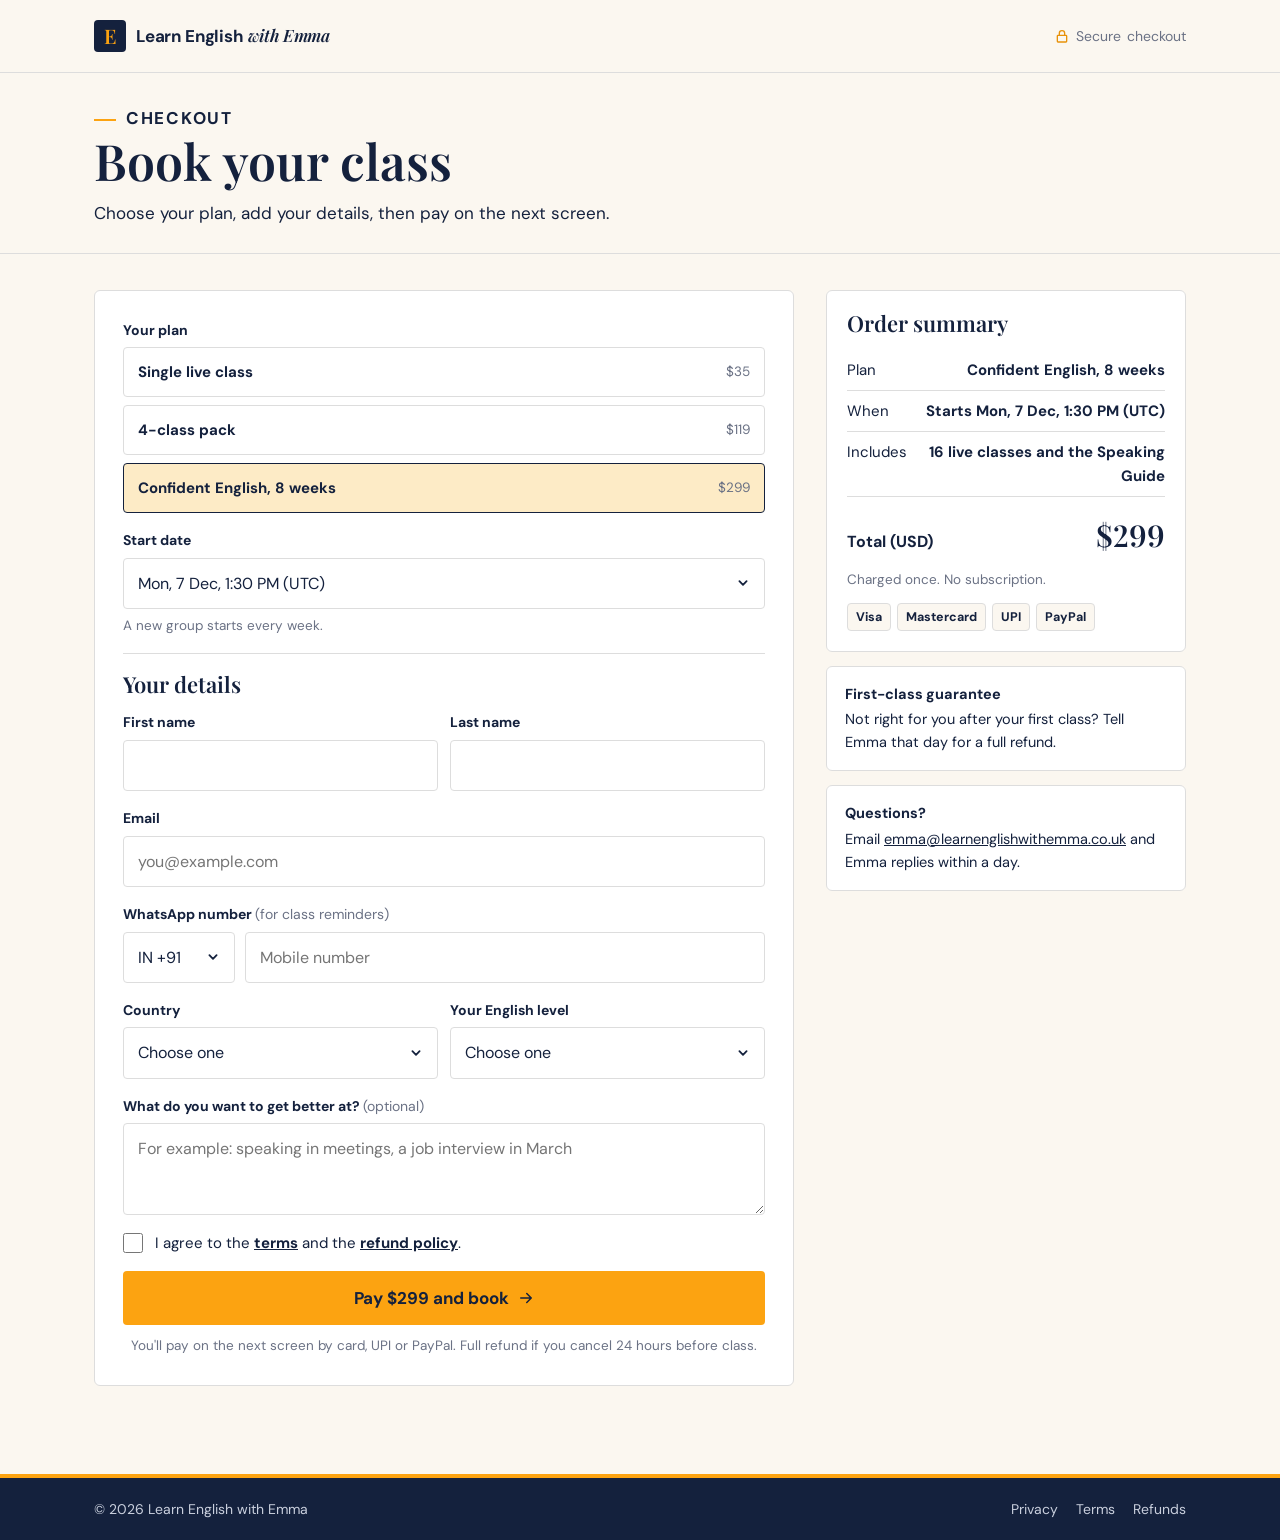
<file: checkout.html>
<!doctype html>
<html lang="en">
<head>
<meta charset="utf-8">
<meta name="viewport" content="width=device-width, initial-scale=1">
<title>Checkout | Learn English with Emma</title>
<meta name="description" content="Book your live English class with Emma.">
<meta name="robots" content="noindex">
<meta name="theme-color" content="#14213D">
<link rel="icon" href="assets/img/favicon.svg" type="image/svg+xml">
<link rel="preload" href="assets/fonts/dm-sans-latin-400-normal.woff2" as="font" type="font/woff2" crossorigin>
<link rel="stylesheet" href="assets/site.css?v=3">
</head>
<body data-page="checkout">
<svg width="0" height="0" style="position:absolute" aria-hidden="true" focusable="false">
  <symbol id="i-check" viewBox="0 0 24 24"><path d="m5 12.5 4.5 4.5L19 7.5"/></symbol>
  <symbol id="i-x" viewBox="0 0 24 24"><path d="M6.5 6.5l11 11M17.5 6.5l-11 11"/></symbol>
  <symbol id="i-arrow" viewBox="0 0 24 24"><path d="M5 12h14M13 6l6 6-6 6"/></symbol>
  <symbol id="i-menu" viewBox="0 0 24 24"><path d="M4 7h16M4 12h16M4 17h16"/></symbol>
  <symbol id="i-calendar" viewBox="0 0 24 24"><rect x="3.5" y="5" width="17" height="15.5" rx="1.5"/><path d="M3.5 10h17M8 3v4M16 3v4"/></symbol>
  <symbol id="i-clock" viewBox="0 0 24 24"><circle cx="12" cy="12" r="8.5"/><path d="M12 7.5V12l3 2"/></symbol>
  <symbol id="i-video" viewBox="0 0 24 24"><rect x="3" y="6" width="13" height="12" rx="1.5"/><path d="m16 10.5 5-3v9l-5-3"/></symbol>
  <symbol id="i-lock" viewBox="0 0 24 24"><rect x="5" y="11" width="14" height="10" rx="1"/><path d="M8 11V8a4 4 0 0 1 8 0v3"/></symbol>
  <symbol id="i-shield" viewBox="0 0 24 24"><path d="M12 3 5 6v5.5c0 4.4 3 8 7 9.5 4-1.5 7-5.1 7-9.5V6z"/><path d="m9 12 2 2 4-4"/></symbol>
  <symbol id="i-download" viewBox="0 0 24 24"><path d="M12 4v11M7 10l5 5 5-5M5 20h14"/></symbol>
  <symbol id="i-mail" viewBox="0 0 24 24"><rect x="3" y="5" width="18" height="14" rx="1"/><path d="m3.5 6.5 8.5 6.5 8.5-6.5"/></symbol>
  <symbol id="i-phone" viewBox="0 0 24 24"><path d="M5 4h4l2 5-2.5 1.5a11 11 0 0 0 5 5L15 13l5 2v4a2 2 0 0 1-2 2A16 16 0 0 1 3 6a2 2 0 0 1 2-2"/></symbol>
  <symbol id="i-pin" viewBox="0 0 24 24"><path d="M12 21s-7-6.2-7-11.5a7 7 0 0 1 14 0C19 14.8 12 21 12 21z"/><circle cx="12" cy="9.5" r="2.5"/></symbol>
  <symbol id="i-star" viewBox="0 0 24 24"><path d="m12 2.8 2.8 5.9 6.4.8-4.7 4.4 1.2 6.4L12 17.2l-5.7 3.1 1.2-6.4-4.7-4.4 6.4-.8z"/></symbol>
  <symbol id="i-speak" viewBox="0 0 24 24"><path d="M4 5h16v10H9l-5 4z"/><path d="M8 9h8M8 12h5"/></symbol>
  <symbol id="i-chat" viewBox="0 0 24 24"><path d="M3 5h12v8H7l-4 3z"/><path d="M15 9h6v8l-3-2h-7v-2"/></symbol>
  <symbol id="i-sound" viewBox="0 0 24 24"><path d="M4 9.5h4l5-4v13l-5-4H4z"/><path d="M16.5 9a4 4 0 0 1 0 6M19 6.5a7.5 7.5 0 0 1 0 11"/></symbol>
  <symbol id="i-book" viewBox="0 0 24 24"><path d="M4 5.5C6.5 4 9.5 4 12 6c2.5-2 5.5-2 8-.5V19c-2.5-1.5-5.5-1.5-8 .5-2.5-2-5.5-2-8-.5z"/><path d="M12 6v13.5"/></symbol>
  <symbol id="i-ear" viewBox="0 0 24 24"><path d="M7 9a5 5 0 0 1 10 0c0 3-3 4-3 6.5a2.5 2.5 0 0 1-5 0"/><path d="M10 9.5a2 2 0 0 1 4 0c0 1.2-1 1.6-1.5 2.4"/></symbol>
  <symbol id="i-target" viewBox="0 0 24 24"><circle cx="12" cy="12" r="8.5"/><circle cx="12" cy="12" r="4.5"/><circle cx="12" cy="12" r="1"/></symbol>
</svg>
<header class="site-header">
  <div class="wrap nav">
    <a class="logo" href="index.html" aria-label="Learn English with Emma, home">
      <span class="logo-mark" aria-hidden="true">E</span>
      <span class="logo-text">Learn English <em>with Emma</em></span>
    </a>
    <p class="slim-note"><svg class="ic" aria-hidden="true"><use href="#i-lock"/></svg><span class="hide-xs">Secure</span><span class="hide-sm"> checkout</span></p>
  </div>
</header>

<main>
  <div class="page-head">
    <div class="wrap">
      <p class="kicker">Checkout</p>
      <h1>Book your class</h1>
      <p>Choose your plan, add your details, then pay on the next screen.</p>
    </div>
  </div>

  <div class="wrap layout-2">
    <form class="form-card" id="checkout-form" novalidate>
      <fieldset class="field" data-required data-msg="Please choose a plan.">
        <legend>Your plan</legend>
        <div class="plan-pick">
          <label class="choice"><input type="radio" name="plan" value="single"><span><b>Single live class</b><small>$35</small></span></label>
          <label class="choice"><input type="radio" name="plan" value="pack"><span><b>4-class pack</b><small>$119</small></span></label>
          <label class="choice"><input type="radio" name="plan" value="course"><span><b>Confident English, 8 weeks</b><small data-course-price>$299</small></span></label>
        </div>
        <p class="err"></p>
      </fieldset>

      <p class="notice" data-class-note hidden>That class is full or has already started, so we picked the next one for you. You can change it below.</p>
      <div class="field" data-pick-class>
        <label for="c-class" data-class-label>Choose your class</label>
        <select class="select" id="c-class" name="classId"></select>
        <p class="hint fine">Times are shown in <span data-tz>your local time</span>.</p>
        <p class="err"></p>
      </div>
      <div class="field" data-pick-start hidden>
        <label for="c-start">Start date</label>
        <select class="select" id="c-start" name="startDate"></select>
        <p class="hint fine">A new group starts every week.</p>
        <p class="err"></p>
      </div>

      <h2 class="form-title">Your details</h2>
      <div class="row-2">
        <div class="field">
          <label for="c-first">First name</label>
          <input class="input" id="c-first" name="firstName" type="text" autocomplete="given-name" required data-msg="Please enter your first name.">
          <p class="err"></p>
        </div>
        <div class="field">
          <label for="c-last">Last name</label>
          <input class="input" id="c-last" name="lastName" type="text" autocomplete="family-name" required data-msg="Please enter your last name.">
          <p class="err"></p>
        </div>
      </div>
      <div class="field">
        <label for="c-email">Email</label>
        <input class="input" id="c-email" name="email" type="email" autocomplete="email" inputmode="email" placeholder="you@example.com" required data-msg="Please enter your email.">
        <p class="err"></p>
      </div>
      <div class="field">
        <label for="c-phone">WhatsApp number <span class="opt">(for class reminders)</span></label>
        <div class="phone-row">
          <select class="select" id="c-code" name="phoneCode" aria-label="Country code">
            <option value="+91">IN +91</option>
            <option value="+1">US +1</option>
            <option value="+44">UK +44</option>
            <option value="+63">PH +63</option>
            <option value="+84">VN +84</option>
            <option value="+55">BR +55</option>
            <option value="+34">ES +34</option>
            <option value="+971">AE +971</option>
            <option value="+81">JP +81</option>
          </select>
          <input class="input" id="c-phone" name="phone" type="tel" autocomplete="tel-national" inputmode="tel" placeholder="Mobile number">
        </div>
        <p class="err"></p>
      </div>
      <div class="row-2">
        <div class="field">
          <label for="c-country">Country</label>
          <select class="select" id="c-country" name="country" required data-msg="Please choose your country.">
            <option value="">Choose one</option>
            <option>India</option>
            <option>Philippines</option>
            <option>Vietnam</option>
            <option>Brazil</option>
            <option>Spain</option>
            <option>United Arab Emirates</option>
            <option>Japan</option>
            <option>United States</option>
            <option>Other</option>
          </select>
          <p class="err"></p>
        </div>
        <div class="field">
          <label for="c-level">Your English level</label>
          <select class="select" id="c-level" name="level" required data-msg="Please choose your level.">
            <option value="">Choose one</option>
            <option>Beginner</option>
            <option>Intermediate</option>
            <option>Advanced</option>
            <option>Not sure</option>
          </select>
          <p class="err"></p>
        </div>
      </div>
      <div class="field">
        <label for="c-goal">What do you want to get better at? <span class="opt">(optional)</span></label>
        <textarea class="textarea" id="c-goal" name="goal" placeholder="For example: speaking in meetings, a job interview in March"></textarea>
      </div>
      <div class="field">
        <label class="check"><input type="checkbox" name="consent" required data-msg="Please tick the box to continue."><span>I agree to the <a href="legal.html#terms" target="_blank">terms</a> and the <a href="legal.html#refunds" target="_blank">refund policy</a>.</span></label>
        <p class="err"></p>
      </div>

      <button class="btn btn-amber btn-lg btn-block" type="submit"><span data-pay-label>Pay and book</span> <svg class="ic" aria-hidden="true"><use href="#i-arrow"/></svg></button>
      <p class="fine center">You'll pay on the next screen by card, UPI or PayPal. Full refund if you cancel 24 hours before class.</p>
    </form>

    <aside class="side">
      <div class="summary">
        <h2>Order summary</h2>
        <div class="sum-row"><span>Plan</span><span data-sum-plan>Confident English, 8 weeks</span></div>
        <div class="sum-row"><span>When</span><span data-sum-when>Next week</span></div>
        <div class="sum-row"><span>Includes</span><span data-sum-note>16 live classes and the Speaking Guide</span></div>
        <div class="sum-row" data-sum-was hidden><span>Attendee price</span><span>−$50</span></div>
        <div class="sum-total"><span>Total (USD)</span><b data-sum-total>$299</b></div>
        <p class="sum-note">Charged once. No subscription.</p>
        <p class="pay-methods" aria-label="Payment methods"><span>Visa</span><span>Mastercard</span><span>UPI</span><span>PayPal</span></p>
      </div>
      <div class="side-note"><strong>First-class guarantee</strong>Not right for you after your first class? Tell Emma that day for a full refund.</div>
      <div class="side-note"><strong>Questions?</strong>Email <a href="mailto:emma@learnenglishwithemma.co.uk">emma@learnenglishwithemma.co.uk</a> and Emma replies within a day.</div>
    </aside>
  </div>
</main>

<div class="overlay" data-overlay hidden>
  <div class="overlay-box" role="status"><div class="spinner" aria-hidden="true"></div><p>Taking you to payment…</p></div>
</div>

<footer class="funnel-footer">
  <div class="wrap">
    <span>© <span data-year>2026</span> Learn English with Emma</span>
    <nav aria-label="Legal"><a href="legal.html#privacy">Privacy</a><a href="legal.html#terms">Terms</a><a href="legal.html#refunds">Refunds</a></nav>
  </div>
</footer>

<script src="assets/site.js?v=4" defer></script>
</body>
</html>
</file>
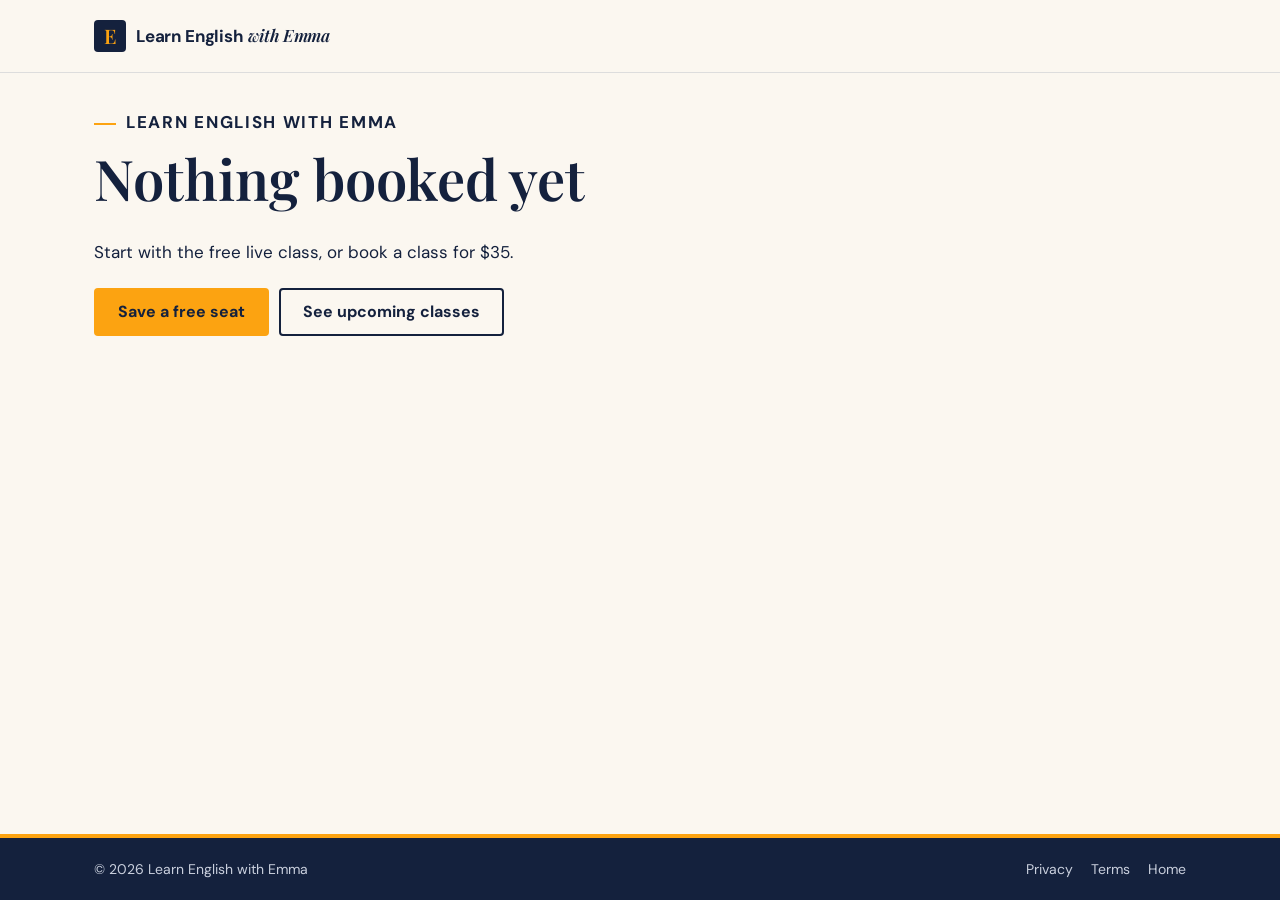
<file: confirmed.html>
<!doctype html>
<html lang="en">
<head>
<meta charset="utf-8">
<meta name="viewport" content="width=device-width, initial-scale=1">
<title>You're Booked | Learn English with Emma</title>
<meta name="description" content="Your English class with Emma is booked.">
<meta name="robots" content="noindex">
<meta name="theme-color" content="#14213D">
<link rel="icon" href="assets/img/favicon.svg" type="image/svg+xml">
<link rel="preload" href="assets/fonts/dm-sans-latin-400-normal.woff2" as="font" type="font/woff2" crossorigin>
<link rel="stylesheet" href="assets/site.css?v=3">
</head>
<body data-page="confirmed">
<svg width="0" height="0" style="position:absolute" aria-hidden="true" focusable="false">
  <symbol id="i-check" viewBox="0 0 24 24"><path d="m5 12.5 4.5 4.5L19 7.5"/></symbol>
  <symbol id="i-x" viewBox="0 0 24 24"><path d="M6.5 6.5l11 11M17.5 6.5l-11 11"/></symbol>
  <symbol id="i-arrow" viewBox="0 0 24 24"><path d="M5 12h14M13 6l6 6-6 6"/></symbol>
  <symbol id="i-menu" viewBox="0 0 24 24"><path d="M4 7h16M4 12h16M4 17h16"/></symbol>
  <symbol id="i-calendar" viewBox="0 0 24 24"><rect x="3.5" y="5" width="17" height="15.5" rx="1.5"/><path d="M3.5 10h17M8 3v4M16 3v4"/></symbol>
  <symbol id="i-clock" viewBox="0 0 24 24"><circle cx="12" cy="12" r="8.5"/><path d="M12 7.5V12l3 2"/></symbol>
  <symbol id="i-video" viewBox="0 0 24 24"><rect x="3" y="6" width="13" height="12" rx="1.5"/><path d="m16 10.5 5-3v9l-5-3"/></symbol>
  <symbol id="i-lock" viewBox="0 0 24 24"><rect x="5" y="11" width="14" height="10" rx="1"/><path d="M8 11V8a4 4 0 0 1 8 0v3"/></symbol>
  <symbol id="i-shield" viewBox="0 0 24 24"><path d="M12 3 5 6v5.5c0 4.4 3 8 7 9.5 4-1.5 7-5.1 7-9.5V6z"/><path d="m9 12 2 2 4-4"/></symbol>
  <symbol id="i-download" viewBox="0 0 24 24"><path d="M12 4v11M7 10l5 5 5-5M5 20h14"/></symbol>
  <symbol id="i-mail" viewBox="0 0 24 24"><rect x="3" y="5" width="18" height="14" rx="1"/><path d="m3.5 6.5 8.5 6.5 8.5-6.5"/></symbol>
  <symbol id="i-phone" viewBox="0 0 24 24"><path d="M5 4h4l2 5-2.5 1.5a11 11 0 0 0 5 5L15 13l5 2v4a2 2 0 0 1-2 2A16 16 0 0 1 3 6a2 2 0 0 1 2-2"/></symbol>
  <symbol id="i-pin" viewBox="0 0 24 24"><path d="M12 21s-7-6.2-7-11.5a7 7 0 0 1 14 0C19 14.8 12 21 12 21z"/><circle cx="12" cy="9.5" r="2.5"/></symbol>
  <symbol id="i-star" viewBox="0 0 24 24"><path d="m12 2.8 2.8 5.9 6.4.8-4.7 4.4 1.2 6.4L12 17.2l-5.7 3.1 1.2-6.4-4.7-4.4 6.4-.8z"/></symbol>
  <symbol id="i-speak" viewBox="0 0 24 24"><path d="M4 5h16v10H9l-5 4z"/><path d="M8 9h8M8 12h5"/></symbol>
  <symbol id="i-chat" viewBox="0 0 24 24"><path d="M3 5h12v8H7l-4 3z"/><path d="M15 9h6v8l-3-2h-7v-2"/></symbol>
  <symbol id="i-sound" viewBox="0 0 24 24"><path d="M4 9.5h4l5-4v13l-5-4H4z"/><path d="M16.5 9a4 4 0 0 1 0 6M19 6.5a7.5 7.5 0 0 1 0 11"/></symbol>
  <symbol id="i-book" viewBox="0 0 24 24"><path d="M4 5.5C6.5 4 9.5 4 12 6c2.5-2 5.5-2 8-.5V19c-2.5-1.5-5.5-1.5-8 .5-2.5-2-5.5-2-8-.5z"/><path d="M12 6v13.5"/></symbol>
  <symbol id="i-ear" viewBox="0 0 24 24"><path d="M7 9a5 5 0 0 1 10 0c0 3-3 4-3 6.5a2.5 2.5 0 0 1-5 0"/><path d="M10 9.5a2 2 0 0 1 4 0c0 1.2-1 1.6-1.5 2.4"/></symbol>
  <symbol id="i-target" viewBox="0 0 24 24"><circle cx="12" cy="12" r="8.5"/><circle cx="12" cy="12" r="4.5"/><circle cx="12" cy="12" r="1"/></symbol>
</svg>
<header class="site-header">
  <div class="wrap nav">
    <a class="logo" href="index.html" aria-label="Learn English with Emma, home">
      <span class="logo-mark" aria-hidden="true">E</span>
      <span class="logo-text">Learn English <em>with Emma</em></span>
    </a>
  </div>
</header>

<main class="wrap done">
  <section data-view="booked" hidden>
    <div class="done-head">
      <p class="kicker">Booking confirmed</p>
      <h1>You're booked, <em data-first-name>there</em>!</h1>
      <p>Your receipt and Zoom link are on their way to <strong data-masked-email>your email</strong>.<span data-phone-wrap> We'll also send a WhatsApp reminder to <strong data-masked-phone></strong>.</span></p>
    </div>
    <dl class="details">
      <div><dt>Plan</dt><dd data-plan>Confident English</dd></div>
      <div><dt>First class</dt><dd data-class-title>Week 1</dd></div>
      <div><dt>When</dt><dd data-when>Monday</dd></div>
    </dl>
    <p class="done-actions">
      <a class="btn btn-amber" href="#" data-ics download="english-class-with-emma.ics"><svg class="ic" aria-hidden="true"><use href="#i-calendar"/></svg> Add to calendar</a>
      <a class="btn btn-line" href="assets/emma-speaking-guide.pdf" download><svg class="ic" aria-hidden="true"><use href="#i-download"/></svg> Download the Speaking Guide</a>
    </p>

    <div class="done-cols">
      <div class="box">
        <h2>What happens next</h2>
        <ol class="timeline">
          <li><b>Now</b><span>Your receipt and Zoom link arrive by email.</span></li>
          <li><b>The day before</b><span>A short email with what we'll cover.</span></li>
          <li><b>1 hour before</b><span>A reminder by email, and on WhatsApp if you added your number.</span></li>
          <li><b>After class</b><span>Class notes, a practice sheet and the recording.</span></li>
        </ol>
      </div>
      <div class="box guide-box">
        <img src="assets/img/guide-cover.png" alt="Cover of the Speaking Guide workbook" width="400" height="566" loading="lazy">
        <div>
          <h2>Your Speaking Guide</h2>
          <p>Phrases, pronunciation drills and a 30-day plan. Open it before your first class.</p>
          <a class="link-arrow" href="assets/emma-speaking-guide.pdf" download>Download the PDF <svg class="ic" aria-hidden="true"><use href="#i-download"/></svg></a>
        </div>
      </div>
    </div>
  </section>

  <section data-view="none" hidden>
    <div class="done-head">
      <p class="kicker">Learn English with Emma</p>
      <h1>Nothing booked yet</h1>
      <p>Start with the free live class, or book a class for $35.</p>
    </div>
    <p class="done-actions">
      <a class="btn btn-amber" href="index.html#register">Save a free seat</a>
      <a class="btn btn-line" href="index.html#classes">See upcoming classes</a>
    </p>
  </section>
</main>

<footer class="funnel-footer">
  <div class="wrap">
    <span>© <span data-year>2026</span> Learn English with Emma</span>
    <nav aria-label="Legal"><a href="legal.html#privacy">Privacy</a><a href="legal.html#terms">Terms</a><a href="index.html">Home</a></nav>
  </div>
</footer>

<script src="assets/site.js?v=4" defer></script>
</body>
</html>
</file>
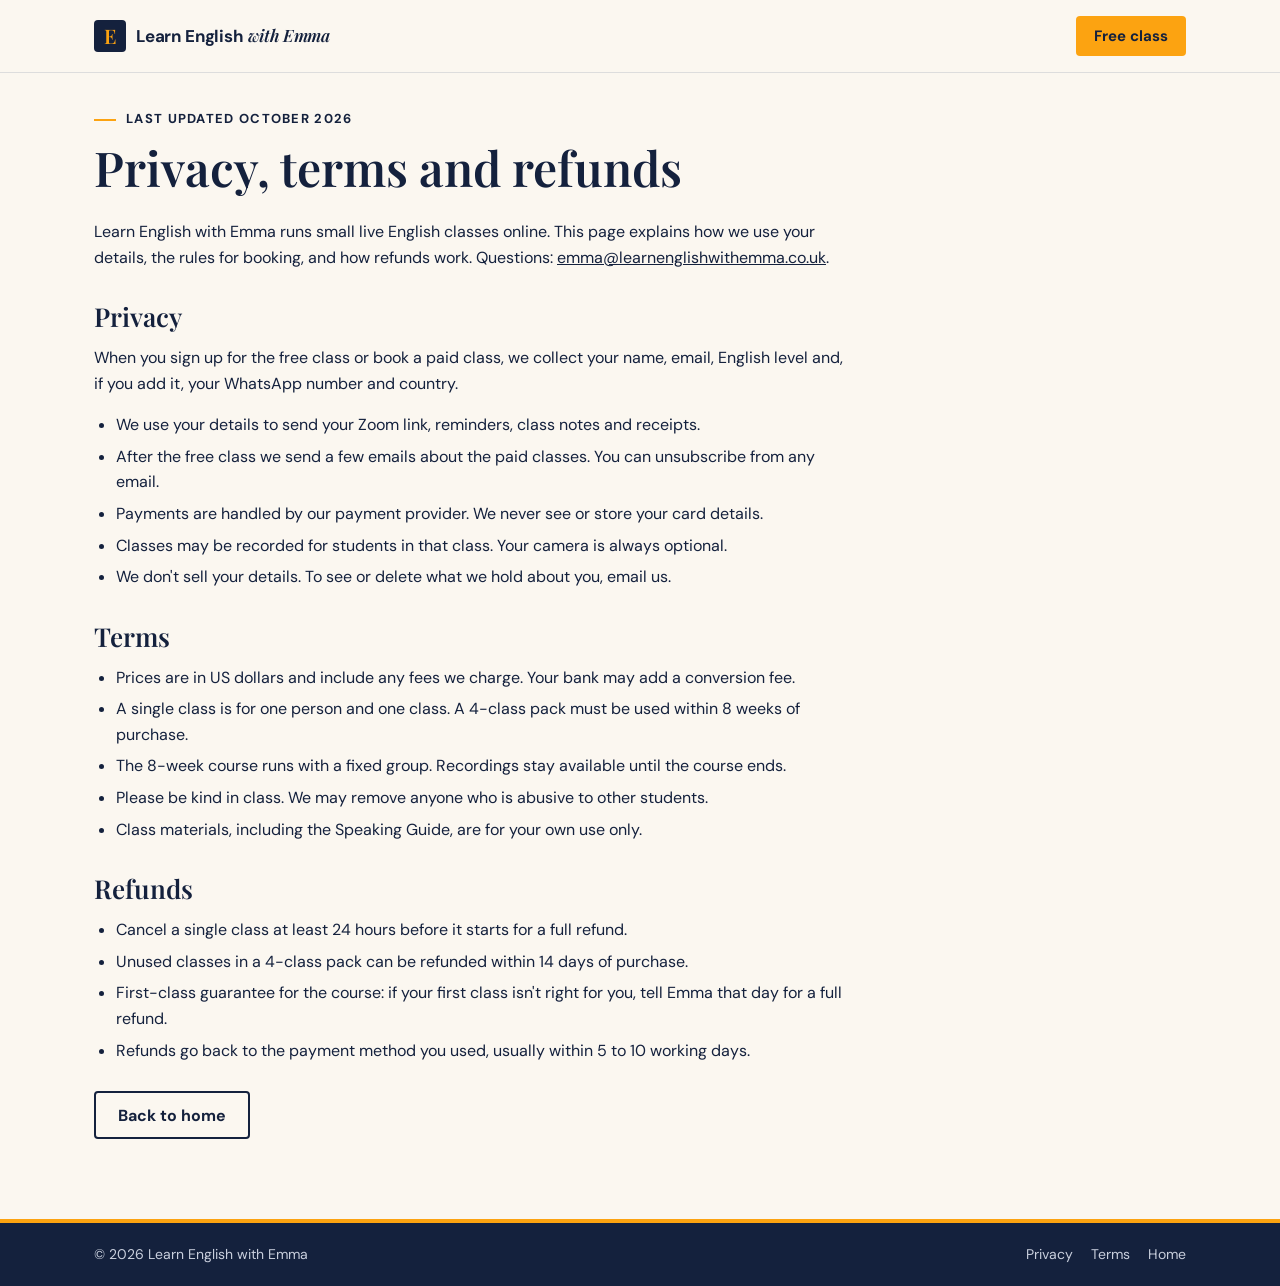
<file: legal.html>
<!doctype html>
<html lang="en">
<head>
<meta charset="utf-8">
<meta name="viewport" content="width=device-width, initial-scale=1">
<title>Privacy, Terms and Refunds | Learn English with Emma</title>
<meta name="description" content="Privacy policy, terms and refund policy for Learn English with Emma.">
<meta name="theme-color" content="#14213D">
<link rel="icon" href="assets/img/favicon.svg" type="image/svg+xml">
<link rel="stylesheet" href="assets/site.css?v=3">
</head>
<body data-page="legal">
<svg width="0" height="0" style="position:absolute" aria-hidden="true" focusable="false">
  <symbol id="i-check" viewBox="0 0 24 24"><path d="m5 12.5 4.5 4.5L19 7.5"/></symbol>
  <symbol id="i-x" viewBox="0 0 24 24"><path d="M6.5 6.5l11 11M17.5 6.5l-11 11"/></symbol>
  <symbol id="i-arrow" viewBox="0 0 24 24"><path d="M5 12h14M13 6l6 6-6 6"/></symbol>
  <symbol id="i-menu" viewBox="0 0 24 24"><path d="M4 7h16M4 12h16M4 17h16"/></symbol>
  <symbol id="i-calendar" viewBox="0 0 24 24"><rect x="3.5" y="5" width="17" height="15.5" rx="1.5"/><path d="M3.5 10h17M8 3v4M16 3v4"/></symbol>
  <symbol id="i-clock" viewBox="0 0 24 24"><circle cx="12" cy="12" r="8.5"/><path d="M12 7.5V12l3 2"/></symbol>
  <symbol id="i-video" viewBox="0 0 24 24"><rect x="3" y="6" width="13" height="12" rx="1.5"/><path d="m16 10.5 5-3v9l-5-3"/></symbol>
  <symbol id="i-lock" viewBox="0 0 24 24"><rect x="5" y="11" width="14" height="10" rx="1"/><path d="M8 11V8a4 4 0 0 1 8 0v3"/></symbol>
  <symbol id="i-shield" viewBox="0 0 24 24"><path d="M12 3 5 6v5.5c0 4.4 3 8 7 9.5 4-1.5 7-5.1 7-9.5V6z"/><path d="m9 12 2 2 4-4"/></symbol>
  <symbol id="i-download" viewBox="0 0 24 24"><path d="M12 4v11M7 10l5 5 5-5M5 20h14"/></symbol>
  <symbol id="i-mail" viewBox="0 0 24 24"><rect x="3" y="5" width="18" height="14" rx="1"/><path d="m3.5 6.5 8.5 6.5 8.5-6.5"/></symbol>
  <symbol id="i-phone" viewBox="0 0 24 24"><path d="M5 4h4l2 5-2.5 1.5a11 11 0 0 0 5 5L15 13l5 2v4a2 2 0 0 1-2 2A16 16 0 0 1 3 6a2 2 0 0 1 2-2"/></symbol>
  <symbol id="i-pin" viewBox="0 0 24 24"><path d="M12 21s-7-6.2-7-11.5a7 7 0 0 1 14 0C19 14.8 12 21 12 21z"/><circle cx="12" cy="9.5" r="2.5"/></symbol>
  <symbol id="i-star" viewBox="0 0 24 24"><path d="m12 2.8 2.8 5.9 6.4.8-4.7 4.4 1.2 6.4L12 17.2l-5.7 3.1 1.2-6.4-4.7-4.4 6.4-.8z"/></symbol>
  <symbol id="i-speak" viewBox="0 0 24 24"><path d="M4 5h16v10H9l-5 4z"/><path d="M8 9h8M8 12h5"/></symbol>
  <symbol id="i-chat" viewBox="0 0 24 24"><path d="M3 5h12v8H7l-4 3z"/><path d="M15 9h6v8l-3-2h-7v-2"/></symbol>
  <symbol id="i-sound" viewBox="0 0 24 24"><path d="M4 9.5h4l5-4v13l-5-4H4z"/><path d="M16.5 9a4 4 0 0 1 0 6M19 6.5a7.5 7.5 0 0 1 0 11"/></symbol>
  <symbol id="i-book" viewBox="0 0 24 24"><path d="M4 5.5C6.5 4 9.5 4 12 6c2.5-2 5.5-2 8-.5V19c-2.5-1.5-5.5-1.5-8 .5-2.5-2-5.5-2-8-.5z"/><path d="M12 6v13.5"/></symbol>
  <symbol id="i-ear" viewBox="0 0 24 24"><path d="M7 9a5 5 0 0 1 10 0c0 3-3 4-3 6.5a2.5 2.5 0 0 1-5 0"/><path d="M10 9.5a2 2 0 0 1 4 0c0 1.2-1 1.6-1.5 2.4"/></symbol>
  <symbol id="i-target" viewBox="0 0 24 24"><circle cx="12" cy="12" r="8.5"/><circle cx="12" cy="12" r="4.5"/><circle cx="12" cy="12" r="1"/></symbol>
</svg>
<header class="site-header">
  <div class="wrap nav">
    <a class="logo" href="index.html" aria-label="Learn English with Emma, home">
      <span class="logo-mark" aria-hidden="true">E</span>
      <span class="logo-text">Learn English <em>with Emma</em></span>
    </a>
    <a class="btn btn-amber nav-buy hide-sm" href="index.html#register">Free class</a>
  </div>
</header>

<main class="wrap">
  <article class="legal">
    <p class="kicker">Last updated October 2026</p>
    <h1>Privacy, terms and refunds</h1>
    <p>Learn English with Emma runs small live English classes online. This page explains how we use your details, the rules for booking, and how refunds work. Questions: <a href="mailto:emma@learnenglishwithemma.co.uk">emma@learnenglishwithemma.co.uk</a>.</p>

    <h2 id="privacy">Privacy</h2>
    <p>When you sign up for the free class or book a paid class, we collect your name, email, English level and, if you add it, your WhatsApp number and country.</p>
    <ul>
      <li>We use your details to send your Zoom link, reminders, class notes and receipts.</li>
      <li>After the free class we send a few emails about the paid classes. You can unsubscribe from any email.</li>
      <li>Payments are handled by our payment provider. We never see or store your card details.</li>
      <li>Classes may be recorded for students in that class. Your camera is always optional.</li>
      <li>We don't sell your details. To see or delete what we hold about you, email us.</li>
    </ul>

    <h2 id="terms">Terms</h2>
    <ul>
      <li>Prices are in US dollars and include any fees we charge. Your bank may add a conversion fee.</li>
      <li>A single class is for one person and one class. A 4-class pack must be used within 8 weeks of purchase.</li>
      <li>The 8-week course runs with a fixed group. Recordings stay available until the course ends.</li>
      <li>Please be kind in class. We may remove anyone who is abusive to other students.</li>
      <li>Class materials, including the Speaking Guide, are for your own use only.</li>
    </ul>

    <h2 id="refunds">Refunds</h2>
    <ul>
      <li>Cancel a single class at least 24 hours before it starts for a full refund.</li>
      <li>Unused classes in a 4-class pack can be refunded within 14 days of purchase.</li>
      <li>First-class guarantee for the course: if your first class isn't right for you, tell Emma that day for a full refund.</li>
      <li>Refunds go back to the payment method you used, usually within 5 to 10 working days.</li>
    </ul>
    <p><a class="btn btn-line" href="index.html">Back to home</a></p>
  </article>
</main>

<footer class="funnel-footer">
  <div class="wrap">
    <span>© <span data-year>2026</span> Learn English with Emma</span>
    <nav aria-label="Legal"><a href="legal.html#privacy">Privacy</a><a href="legal.html#terms">Terms</a><a href="index.html">Home</a></nav>
  </div>
</footer>

<script src="assets/site.js?v=4" defer></script>
</body>
</html>
</file>
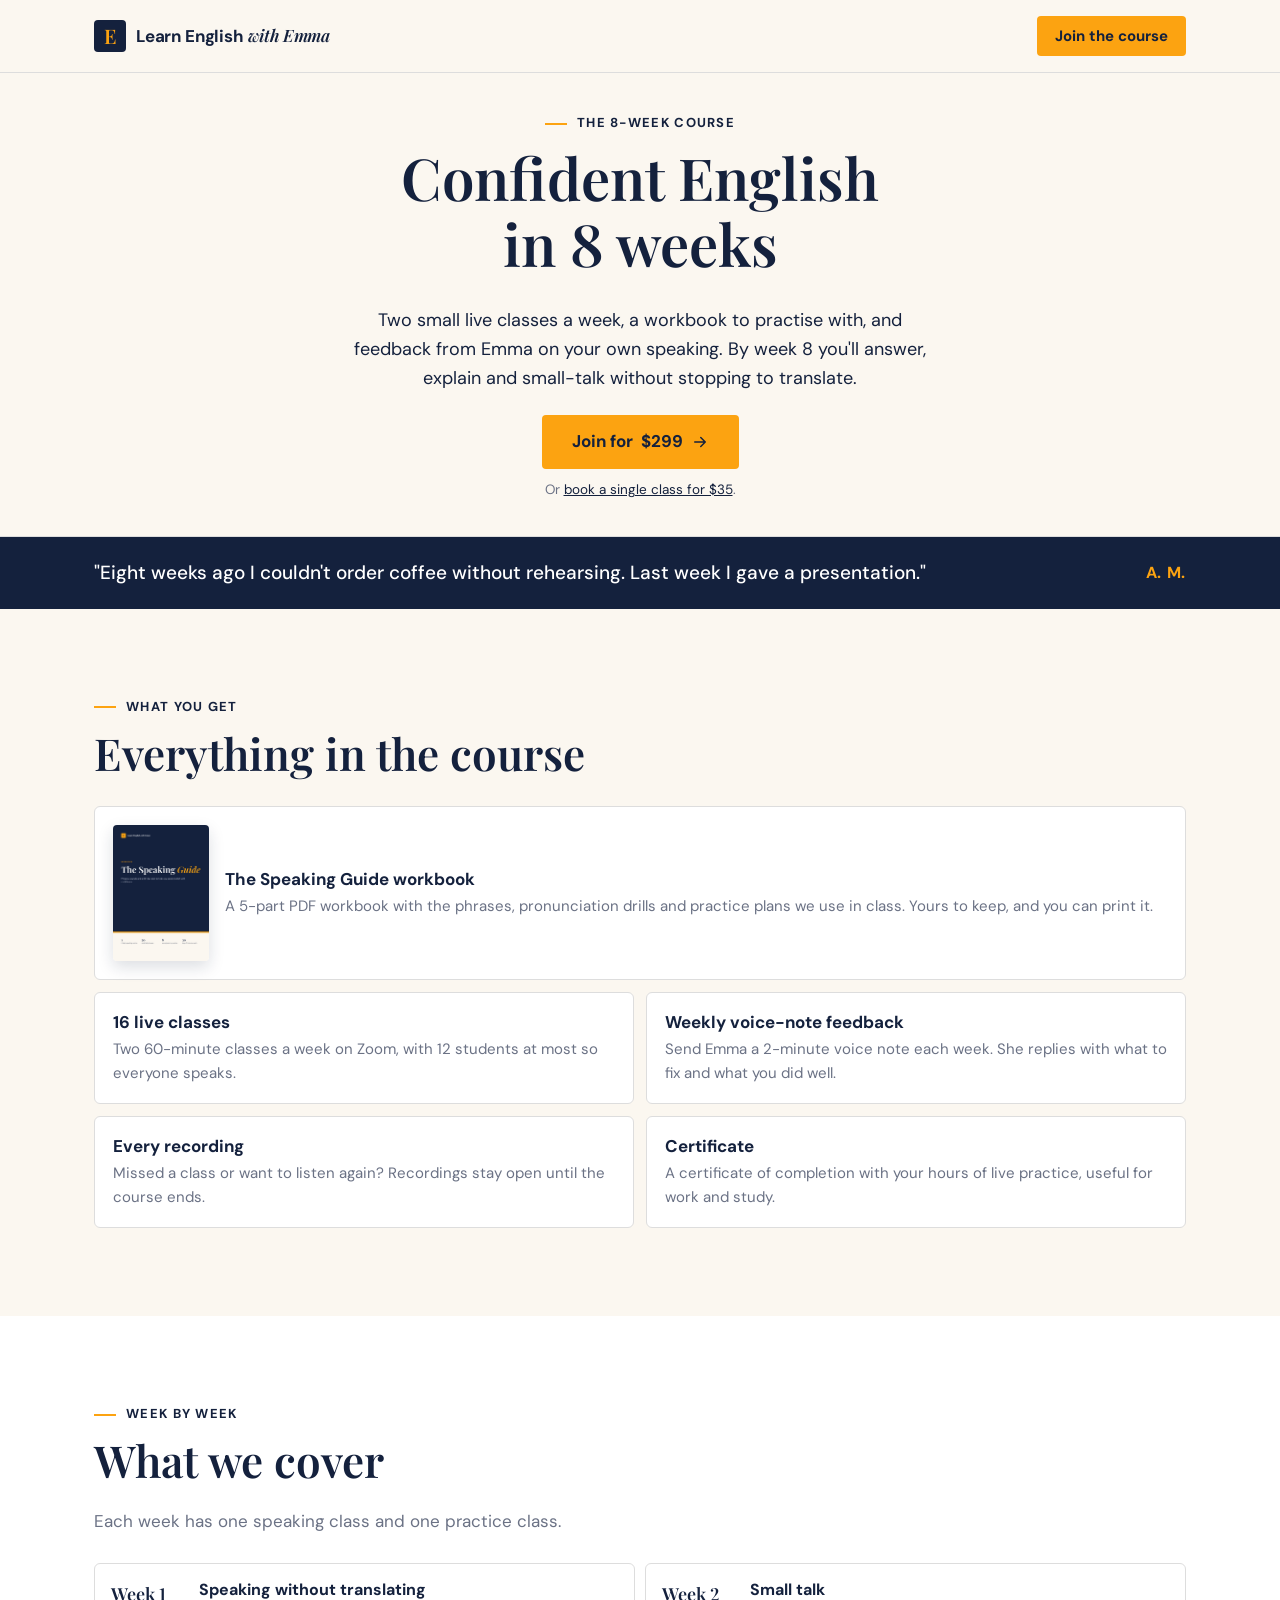
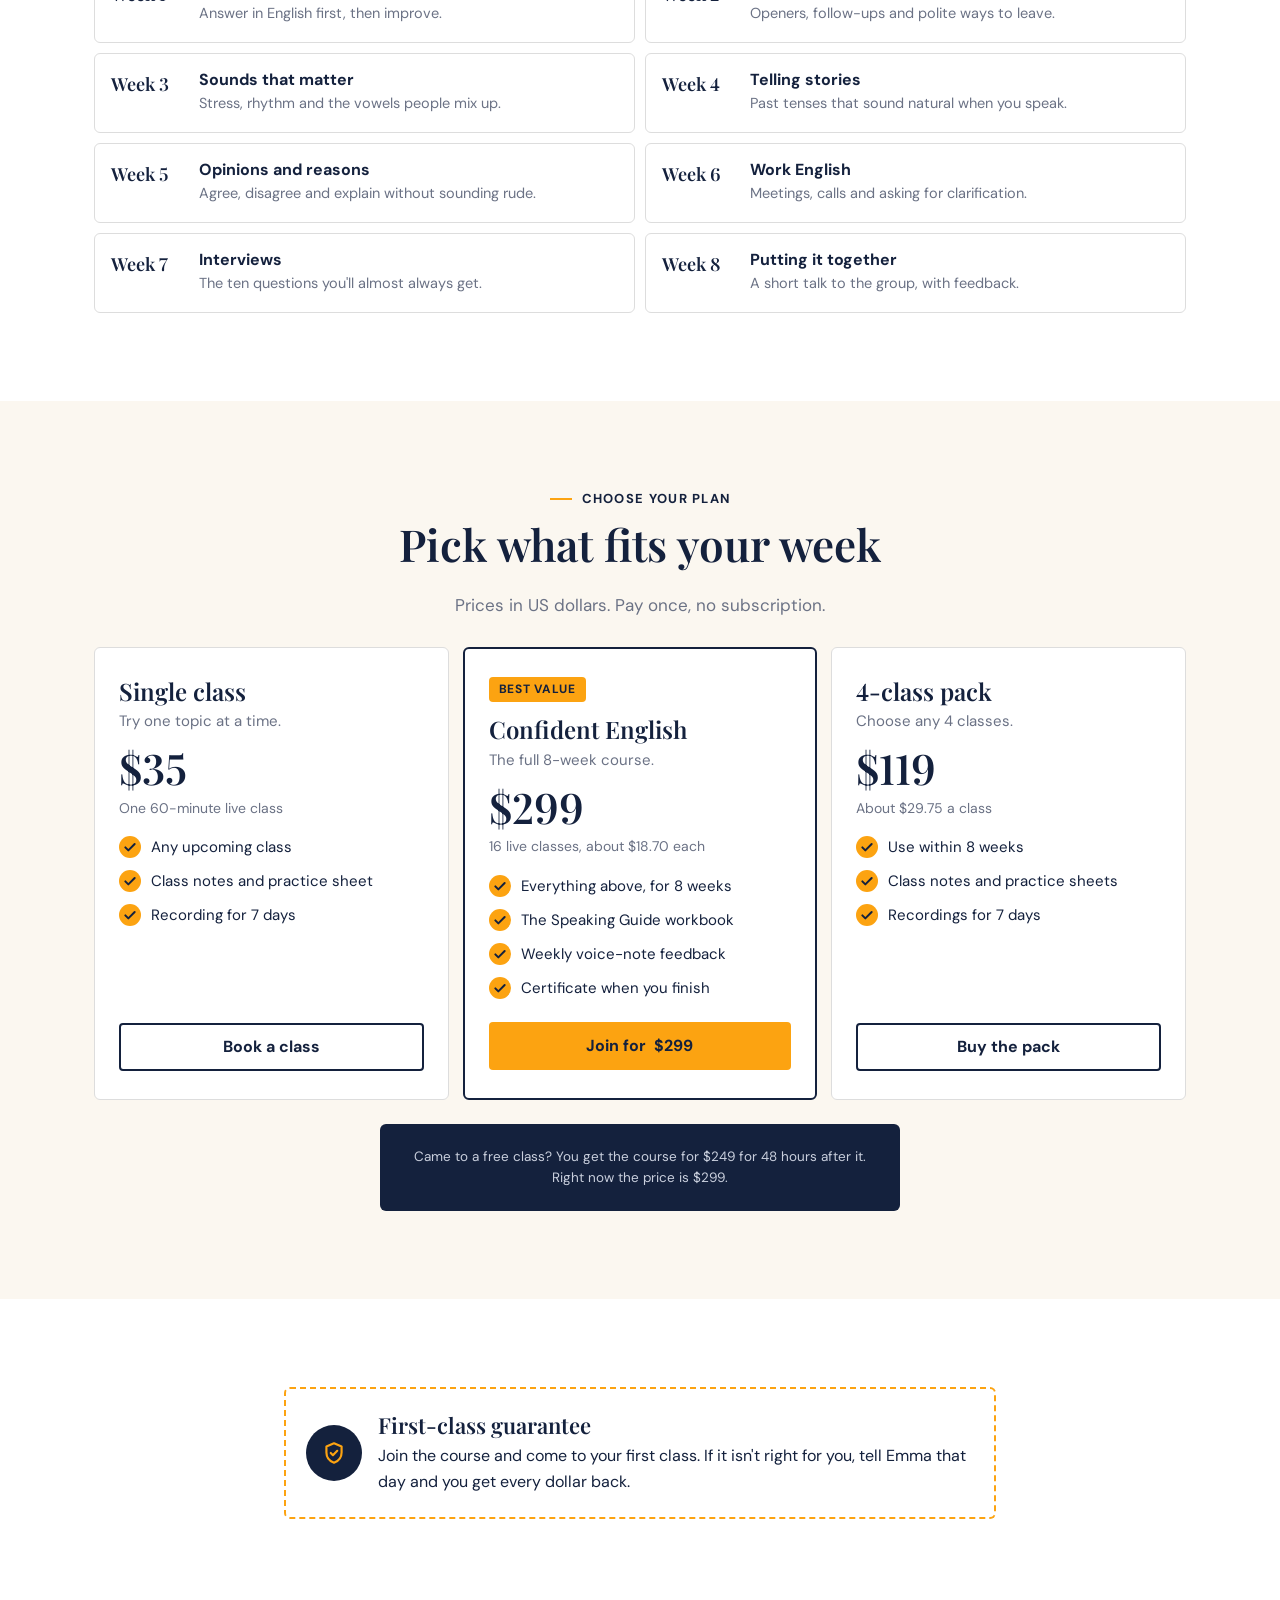
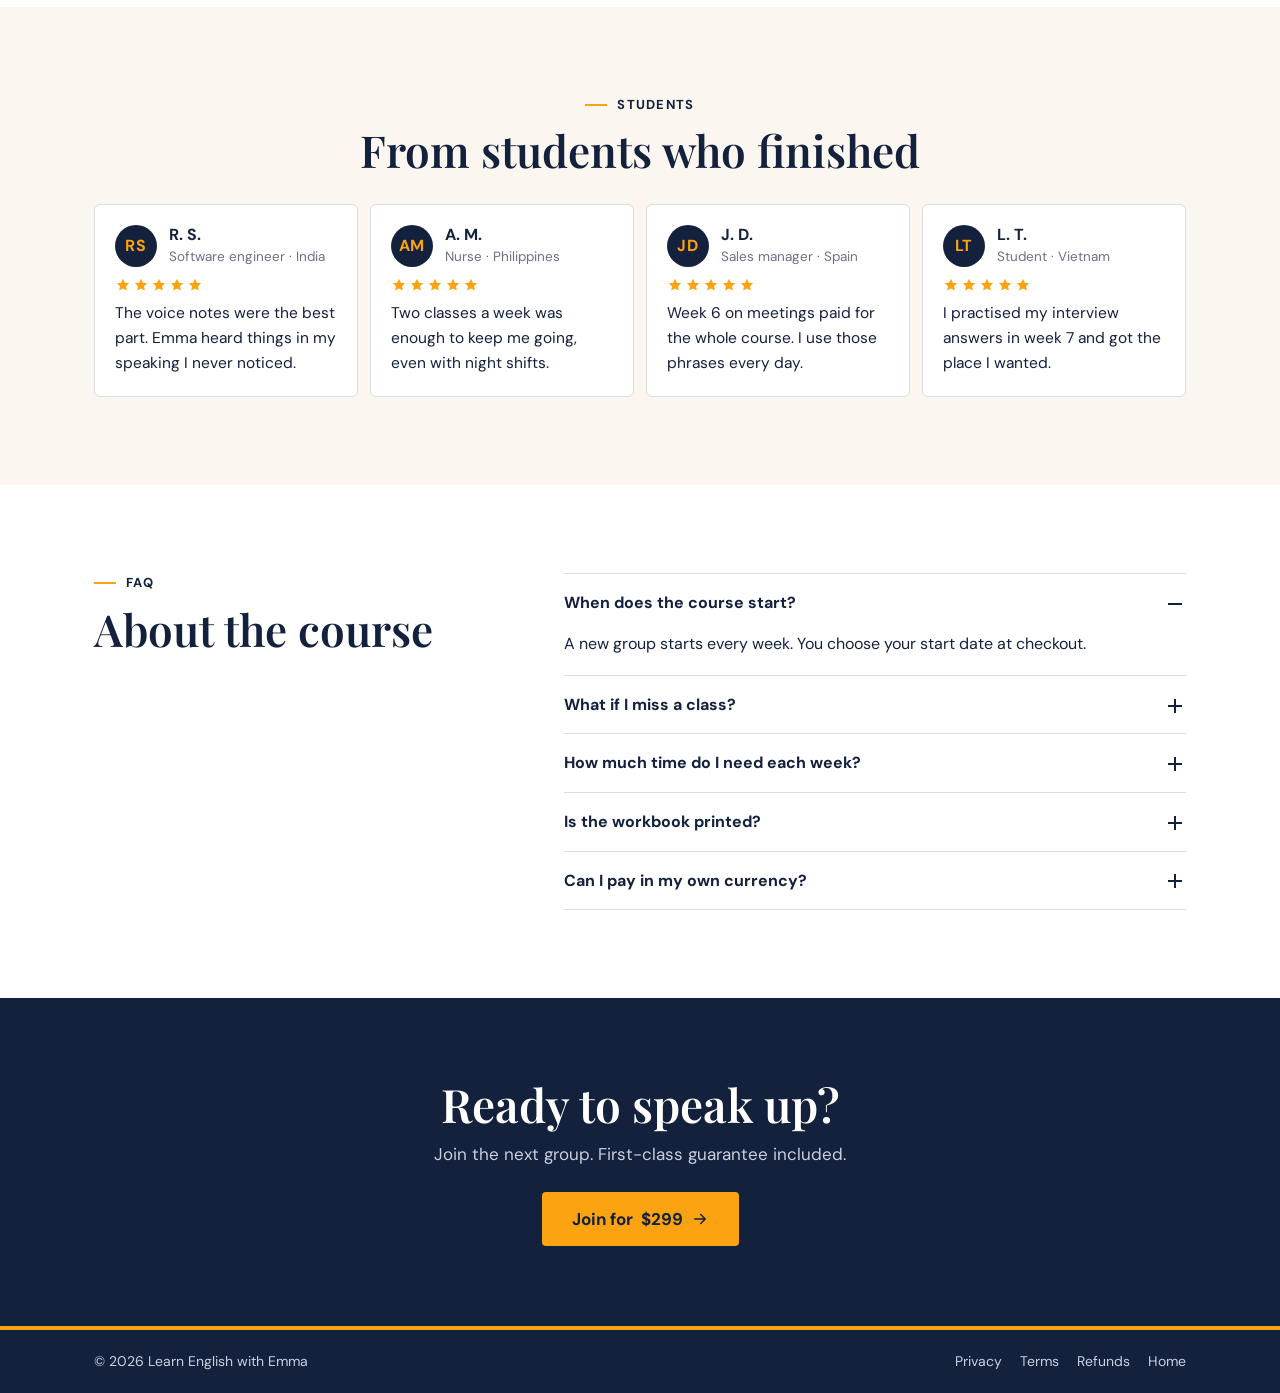
<file: offer.html>
<!doctype html>
<html lang="en">
<head>
<meta charset="utf-8">
<meta name="viewport" content="width=device-width, initial-scale=1">
<title>Confident English in 8 Weeks | Learn English with Emma</title>
<meta name="description" content="16 small live classes with Emma, the Speaking Guide workbook and weekly feedback. Speak English with confidence in 8 weeks.">
<meta name="theme-color" content="#14213D">
<meta property="og:title" content="Confident English in 8 weeks, with Emma">
<meta property="og:image" content="assets/img/og-image.png">
<link rel="icon" href="assets/img/favicon.svg" type="image/svg+xml">
<link rel="preload" href="assets/fonts/dm-sans-latin-400-normal.woff2" as="font" type="font/woff2" crossorigin>
<link rel="preload" href="assets/fonts/playfair-display-latin-600-normal.woff2" as="font" type="font/woff2" crossorigin>
<link rel="stylesheet" href="assets/site.css?v=3">
</head>
<body data-page="offer">
<svg width="0" height="0" style="position:absolute" aria-hidden="true" focusable="false">
  <symbol id="i-check" viewBox="0 0 24 24"><path d="m5 12.5 4.5 4.5L19 7.5"/></symbol>
  <symbol id="i-x" viewBox="0 0 24 24"><path d="M6.5 6.5l11 11M17.5 6.5l-11 11"/></symbol>
  <symbol id="i-arrow" viewBox="0 0 24 24"><path d="M5 12h14M13 6l6 6-6 6"/></symbol>
  <symbol id="i-menu" viewBox="0 0 24 24"><path d="M4 7h16M4 12h16M4 17h16"/></symbol>
  <symbol id="i-calendar" viewBox="0 0 24 24"><rect x="3.5" y="5" width="17" height="15.5" rx="1.5"/><path d="M3.5 10h17M8 3v4M16 3v4"/></symbol>
  <symbol id="i-clock" viewBox="0 0 24 24"><circle cx="12" cy="12" r="8.5"/><path d="M12 7.5V12l3 2"/></symbol>
  <symbol id="i-video" viewBox="0 0 24 24"><rect x="3" y="6" width="13" height="12" rx="1.5"/><path d="m16 10.5 5-3v9l-5-3"/></symbol>
  <symbol id="i-lock" viewBox="0 0 24 24"><rect x="5" y="11" width="14" height="10" rx="1"/><path d="M8 11V8a4 4 0 0 1 8 0v3"/></symbol>
  <symbol id="i-shield" viewBox="0 0 24 24"><path d="M12 3 5 6v5.5c0 4.4 3 8 7 9.5 4-1.5 7-5.1 7-9.5V6z"/><path d="m9 12 2 2 4-4"/></symbol>
  <symbol id="i-download" viewBox="0 0 24 24"><path d="M12 4v11M7 10l5 5 5-5M5 20h14"/></symbol>
  <symbol id="i-mail" viewBox="0 0 24 24"><rect x="3" y="5" width="18" height="14" rx="1"/><path d="m3.5 6.5 8.5 6.5 8.5-6.5"/></symbol>
  <symbol id="i-phone" viewBox="0 0 24 24"><path d="M5 4h4l2 5-2.5 1.5a11 11 0 0 0 5 5L15 13l5 2v4a2 2 0 0 1-2 2A16 16 0 0 1 3 6a2 2 0 0 1 2-2"/></symbol>
  <symbol id="i-pin" viewBox="0 0 24 24"><path d="M12 21s-7-6.2-7-11.5a7 7 0 0 1 14 0C19 14.8 12 21 12 21z"/><circle cx="12" cy="9.5" r="2.5"/></symbol>
  <symbol id="i-star" viewBox="0 0 24 24"><path d="m12 2.8 2.8 5.9 6.4.8-4.7 4.4 1.2 6.4L12 17.2l-5.7 3.1 1.2-6.4-4.7-4.4 6.4-.8z"/></symbol>
  <symbol id="i-speak" viewBox="0 0 24 24"><path d="M4 5h16v10H9l-5 4z"/><path d="M8 9h8M8 12h5"/></symbol>
  <symbol id="i-chat" viewBox="0 0 24 24"><path d="M3 5h12v8H7l-4 3z"/><path d="M15 9h6v8l-3-2h-7v-2"/></symbol>
  <symbol id="i-sound" viewBox="0 0 24 24"><path d="M4 9.5h4l5-4v13l-5-4H4z"/><path d="M16.5 9a4 4 0 0 1 0 6M19 6.5a7.5 7.5 0 0 1 0 11"/></symbol>
  <symbol id="i-book" viewBox="0 0 24 24"><path d="M4 5.5C6.5 4 9.5 4 12 6c2.5-2 5.5-2 8-.5V19c-2.5-1.5-5.5-1.5-8 .5-2.5-2-5.5-2-8-.5z"/><path d="M12 6v13.5"/></symbol>
  <symbol id="i-ear" viewBox="0 0 24 24"><path d="M7 9a5 5 0 0 1 10 0c0 3-3 4-3 6.5a2.5 2.5 0 0 1-5 0"/><path d="M10 9.5a2 2 0 0 1 4 0c0 1.2-1 1.6-1.5 2.4"/></symbol>
  <symbol id="i-target" viewBox="0 0 24 24"><circle cx="12" cy="12" r="8.5"/><circle cx="12" cy="12" r="4.5"/><circle cx="12" cy="12" r="1"/></symbol>
</svg>
<header class="site-header">
  <div class="wrap nav">
    <a class="logo" href="index.html" aria-label="Learn English with Emma, home">
      <span class="logo-mark" aria-hidden="true">E</span>
      <span class="logo-text">Learn English <em>with Emma</em></span>
    </a>
    <a class="btn btn-amber nav-buy hide-sm" href="checkout.html?plan=course">Join the course</a>
  </div>
</header>

<main>
  <section class="offer-hero">
    <div class="wrap narrow">
      <p class="deadline" data-offer-open hidden><svg class="ic" aria-hidden="true"><use href="#i-clock"/></svg>Attendee price until <span data-offer-date>soon</span></p>
      <p class="kicker">The 8-week course</p>
      <h1>Confident English in 8 weeks</h1>
      <p class="lead">Two small live classes a week, a workbook to practise with, and feedback from Emma on your own speaking. By week 8 you'll answer, explain and small-talk without stopping to translate.</p>
      <a class="btn btn-amber btn-lg" href="checkout.html?plan=course">Join for <span data-course-price>$299</span> <svg class="ic" aria-hidden="true"><use href="#i-arrow"/></svg></a>
      <p class="fine">Or <a href="checkout.html?plan=single">book a single class for $35</a>.</p>
    </div>
  </section>

  <section class="quote-strip" aria-label="What a student says">
    <div class="wrap">
      <blockquote>"Eight weeks ago I couldn't order coffee without rehearsing. Last week I gave a presentation."</blockquote>
      <cite>A. M.</cite>
    </div>
  </section>

  <!-- INCLUDED -->
  <section class="section">
    <div class="wrap">
      <div class="section-head">
        <p class="kicker">What you get</p>
        <h2>Everything in the course</h2>
      </div>
      <div class="included">
        <div class="inc inc-guide">
          <img src="assets/img/guide-cover.png" alt="Cover of the Speaking Guide workbook" width="400" height="566" loading="lazy">
          <div><h3>The Speaking Guide workbook</h3><p>A 5-part PDF workbook with the phrases, pronunciation drills and practice plans we use in class. Yours to keep, and you can print it.</p></div>
        </div>
        <div class="inc"><h3>16 live classes</h3><p>Two 60-minute classes a week on Zoom, with 12 students at most so everyone speaks.</p></div>
        <div class="inc"><h3>Weekly voice-note feedback</h3><p>Send Emma a 2-minute voice note each week. She replies with what to fix and what you did well.</p></div>
        <div class="inc"><h3>Every recording</h3><p>Missed a class or want to listen again? Recordings stay open until the course ends.</p></div>
        <div class="inc"><h3>Certificate</h3><p>A certificate of completion with your hours of live practice, useful for work and study.</p></div>
      </div>
    </div>
  </section>

  <!-- WEEK BY WEEK -->
  <section class="section section-white">
    <div class="wrap">
      <div class="section-head">
        <p class="kicker">Week by week</p>
        <h2>What we cover</h2>
        <p>Each week has one speaking class and one practice class.</p>
      </div>
      <ol class="weeks-list">
        <li class="week"><b>Week 1</b><div><h3>Speaking without translating</h3><p>Answer in English first, then improve.</p></div></li>
        <li class="week"><b>Week 2</b><div><h3>Small talk</h3><p>Openers, follow-ups and polite ways to leave.</p></div></li>
        <li class="week"><b>Week 3</b><div><h3>Sounds that matter</h3><p>Stress, rhythm and the vowels people mix up.</p></div></li>
        <li class="week"><b>Week 4</b><div><h3>Telling stories</h3><p>Past tenses that sound natural when you speak.</p></div></li>
        <li class="week"><b>Week 5</b><div><h3>Opinions and reasons</h3><p>Agree, disagree and explain without sounding rude.</p></div></li>
        <li class="week"><b>Week 6</b><div><h3>Work English</h3><p>Meetings, calls and asking for clarification.</p></div></li>
        <li class="week"><b>Week 7</b><div><h3>Interviews</h3><p>The ten questions you'll almost always get.</p></div></li>
        <li class="week"><b>Week 8</b><div><h3>Putting it together</h3><p>A short talk to the group, with feedback.</p></div></li>
      </ol>
    </div>
  </section>

  <!-- PRICE -->
  <section class="section" id="price">
    <div class="wrap">
      <div class="section-head center">
        <p class="kicker">Choose your plan</p>
        <h2>Pick what fits your week</h2>
        <p>Prices in US dollars. Pay once, no subscription.</p>
      </div>
      <div class="plans">
        <article class="plan">
          <h3>Single class</h3>
          <p class="plan-sub">Try one topic at a time.</p>
          <p class="plan-price"><b>$35</b></p>
          <p class="plan-per">One 60-minute live class</p>
          <ul class="ticks">
            <li><svg class="ic" aria-hidden="true"><use href="#i-check"/></svg>Any upcoming class</li>
            <li><svg class="ic" aria-hidden="true"><use href="#i-check"/></svg>Class notes and practice sheet</li>
            <li><svg class="ic" aria-hidden="true"><use href="#i-check"/></svg>Recording for 7 days</li>
          </ul>
          <a class="btn btn-line btn-block" href="checkout.html?plan=single">Book a class</a>
        </article>
        <article class="plan featured">
          <span class="plan-badge">Best value</span>
          <h3>Confident English</h3>
          <p class="plan-sub">The full 8-week course.</p>
          <p class="plan-price"><s data-course-was hidden>$299</s><b data-course-price>$299</b></p>
          <p class="plan-per">16 live classes, about <span data-course-each>$18.70</span> each</p>
          <ul class="ticks">
            <li><svg class="ic" aria-hidden="true"><use href="#i-check"/></svg>Everything above, for 8 weeks</li>
            <li><svg class="ic" aria-hidden="true"><use href="#i-check"/></svg>The Speaking Guide workbook</li>
            <li><svg class="ic" aria-hidden="true"><use href="#i-check"/></svg>Weekly voice-note feedback</li>
            <li><svg class="ic" aria-hidden="true"><use href="#i-check"/></svg>Certificate when you finish</li>
          </ul>
          <a class="btn btn-amber btn-block" href="checkout.html?plan=course">Join for <span data-course-price>$299</span></a>
        </article>
        <article class="plan">
          <h3>4-class pack</h3>
          <p class="plan-sub">Choose any 4 classes.</p>
          <p class="plan-price"><b>$119</b></p>
          <p class="plan-per">About $29.75 a class</p>
          <ul class="ticks">
            <li><svg class="ic" aria-hidden="true"><use href="#i-check"/></svg>Use within 8 weeks</li>
            <li><svg class="ic" aria-hidden="true"><use href="#i-check"/></svg>Class notes and practice sheets</li>
            <li><svg class="ic" aria-hidden="true"><use href="#i-check"/></svg>Recordings for 7 days</li>
          </ul>
          <a class="btn btn-line btn-block" href="checkout.html?plan=pack">Buy the pack</a>
        </article>
      </div>

      <div class="offer-box on-navy offer-timer">
        <div data-offer-open hidden>
          <p class="timer-note" data-offer-later hidden>The $249 attendee price is yours until 48 hours after your class: <strong data-offer-date>soon</strong>.</p>
          <div data-offer-soon>
          <p class="timer-note">The $249 attendee price for the course ends in</p>
          <div class="timer" data-timer>
            <div><b data-h>48</b><span>hours</span></div>
            <div><b data-m>00</b><span>min</span></div>
            <div><b data-s>00</b><span>sec</span></div>
          </div>
          </div>
        </div>
        <p class="timer-note" data-offer-closed>Came to a free class? You get the course for $249 for 48 hours after it. Right now the price is $299.</p>
      </div>
    </div>
  </section>

  <!-- GUARANTEE -->
  <section class="section section-white">
    <div class="wrap narrow">
      <div class="guarantee">
        <span class="seal" aria-hidden="true"><svg class="ic"><use href="#i-shield"/></svg></span>
        <div>
          <h3>First-class guarantee</h3>
          <p>Join the course and come to your first class. If it isn't right for you, tell Emma that day and you get every dollar back.</p>
        </div>
      </div>
    </div>
  </section>

  <!-- REVIEWS -->
  <section class="section">
    <div class="wrap">
      <div class="section-head center">
        <p class="kicker">Students</p>
        <h2>From students who finished</h2>
      </div>
      <div class="reviews">
        <figure class="review">
          <div class="review-top"><span class="initials" aria-hidden="true">RS</span><div><strong>R. S.</strong><small>Software engineer · India</small></div></div>
          <div class="stars" role="img" aria-label="5 out of 5 stars"><svg aria-hidden="true"><use href="#i-star"/></svg><svg aria-hidden="true"><use href="#i-star"/></svg><svg aria-hidden="true"><use href="#i-star"/></svg><svg aria-hidden="true"><use href="#i-star"/></svg><svg aria-hidden="true"><use href="#i-star"/></svg></div>
          <blockquote>The voice notes were the best part. Emma heard things in my speaking I never noticed.</blockquote>
        </figure>
        <figure class="review">
          <div class="review-top"><span class="initials" aria-hidden="true">AM</span><div><strong>A. M.</strong><small>Nurse · Philippines</small></div></div>
          <div class="stars" role="img" aria-label="5 out of 5 stars"><svg aria-hidden="true"><use href="#i-star"/></svg><svg aria-hidden="true"><use href="#i-star"/></svg><svg aria-hidden="true"><use href="#i-star"/></svg><svg aria-hidden="true"><use href="#i-star"/></svg><svg aria-hidden="true"><use href="#i-star"/></svg></div>
          <blockquote>Two classes a week was enough to keep me going, even with night shifts.</blockquote>
        </figure>
        <figure class="review">
          <div class="review-top"><span class="initials" aria-hidden="true">JD</span><div><strong>J. D.</strong><small>Sales manager · Spain</small></div></div>
          <div class="stars" role="img" aria-label="5 out of 5 stars"><svg aria-hidden="true"><use href="#i-star"/></svg><svg aria-hidden="true"><use href="#i-star"/></svg><svg aria-hidden="true"><use href="#i-star"/></svg><svg aria-hidden="true"><use href="#i-star"/></svg><svg aria-hidden="true"><use href="#i-star"/></svg></div>
          <blockquote>Week 6 on meetings paid for the whole course. I use those phrases every day.</blockquote>
        </figure>
        <figure class="review">
          <div class="review-top"><span class="initials" aria-hidden="true">LT</span><div><strong>L. T.</strong><small>Student · Vietnam</small></div></div>
          <div class="stars" role="img" aria-label="5 out of 5 stars"><svg aria-hidden="true"><use href="#i-star"/></svg><svg aria-hidden="true"><use href="#i-star"/></svg><svg aria-hidden="true"><use href="#i-star"/></svg><svg aria-hidden="true"><use href="#i-star"/></svg><svg aria-hidden="true"><use href="#i-star"/></svg></div>
          <blockquote>I practised my interview answers in week 7 and got the place I wanted.</blockquote>
        </figure>
      </div>
    </div>
  </section>

  <!-- FAQ -->
  <section class="section section-white">
    <div class="wrap faq-wrap">
      <div class="section-head">
        <p class="kicker">FAQ</p>
        <h2>About the course</h2>
      </div>
      <div class="faq-list">
        <details open>
          <summary>When does the course start?</summary>
          <p>A new group starts every week. You choose your start date at checkout.</p>
        </details>
        <details>
          <summary>What if I miss a class?</summary>
          <p>Watch the recording and send your voice note as usual. You can also join the same class with another group that week if there's a seat.</p>
        </details>
        <details>
          <summary>How much time do I need each week?</summary>
          <p>Two hours of live classes and about 15 minutes a day with the workbook.</p>
        </details>
        <details>
          <summary>Is the workbook printed?</summary>
          <p>It's a PDF you can print. You get it as soon as you book.</p>
        </details>
        <details>
          <summary>Can I pay in my own currency?</summary>
          <p>Prices are in US dollars. Your card, UPI or PayPal converts the amount automatically.</p>
        </details>
      </div>
    </div>
  </section>

  <section class="cta-band">
    <div class="wrap narrow">
      <h2>Ready to speak up?</h2>
      <p>Join the next group. First-class guarantee included.</p>
      <a class="btn btn-amber btn-lg" href="checkout.html?plan=course">Join for <span data-course-price>$299</span> <svg class="ic" aria-hidden="true"><use href="#i-arrow"/></svg></a>
    </div>
  </section>
</main>

<footer class="funnel-footer">
  <div class="wrap">
    <span>© <span data-year>2026</span> Learn English with Emma</span>
    <nav aria-label="Legal"><a href="legal.html#privacy">Privacy</a><a href="legal.html#terms">Terms</a><a href="legal.html#refunds">Refunds</a><a href="index.html">Home</a></nav>
  </div>
</footer>

<script src="assets/site.js?v=4" defer></script>
</body>
</html>
</file>
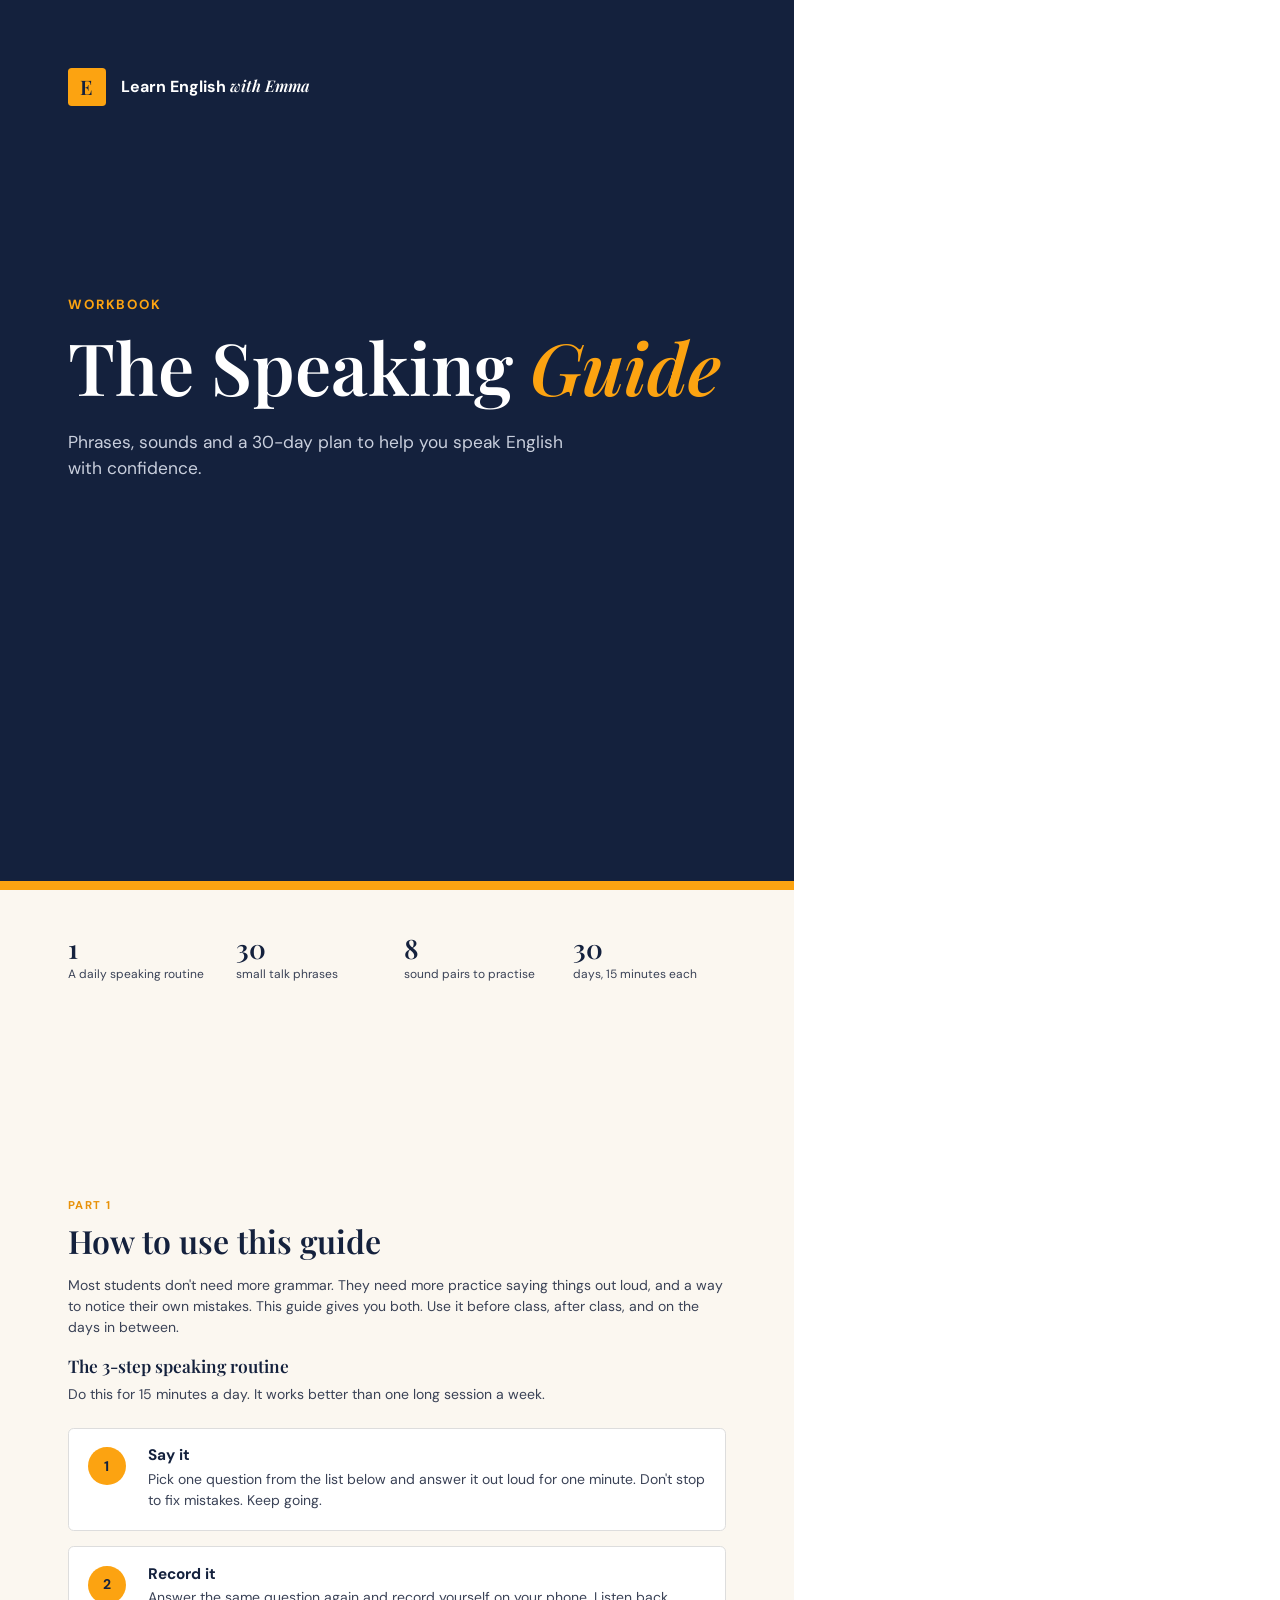
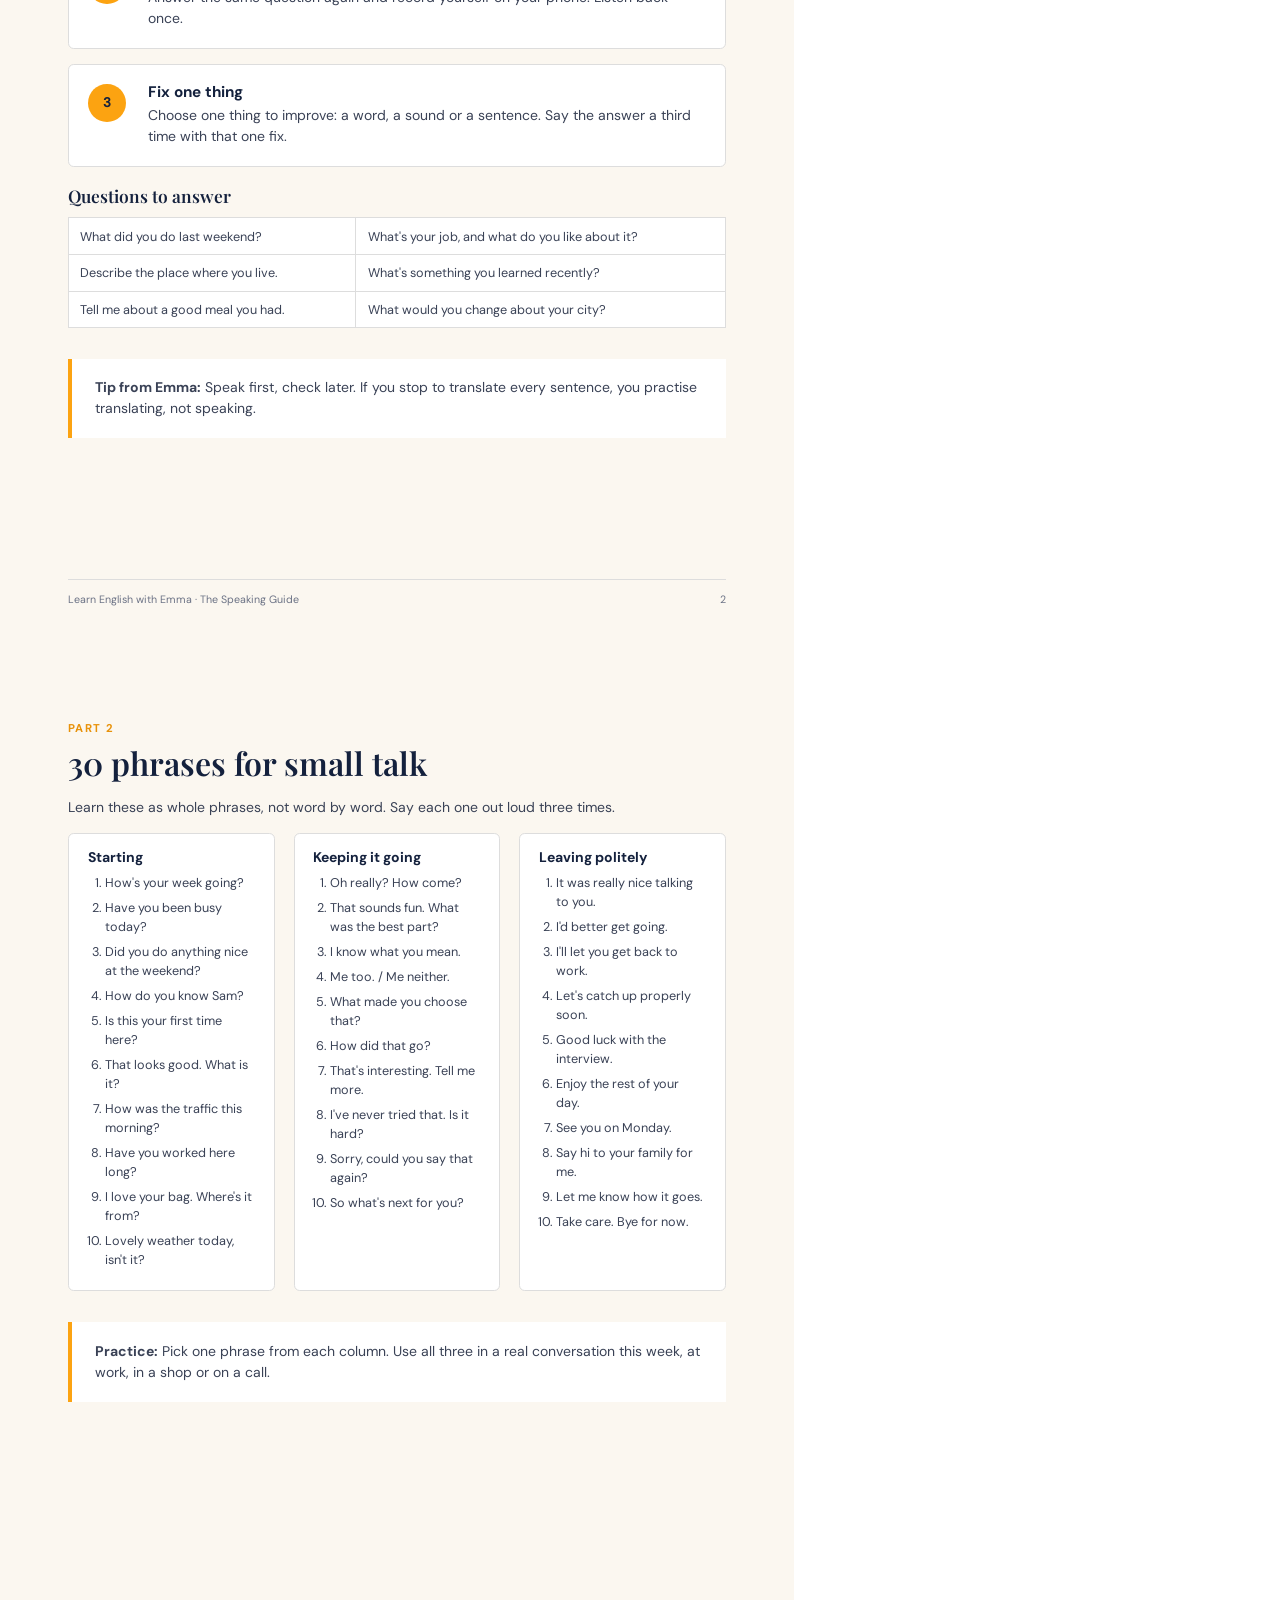
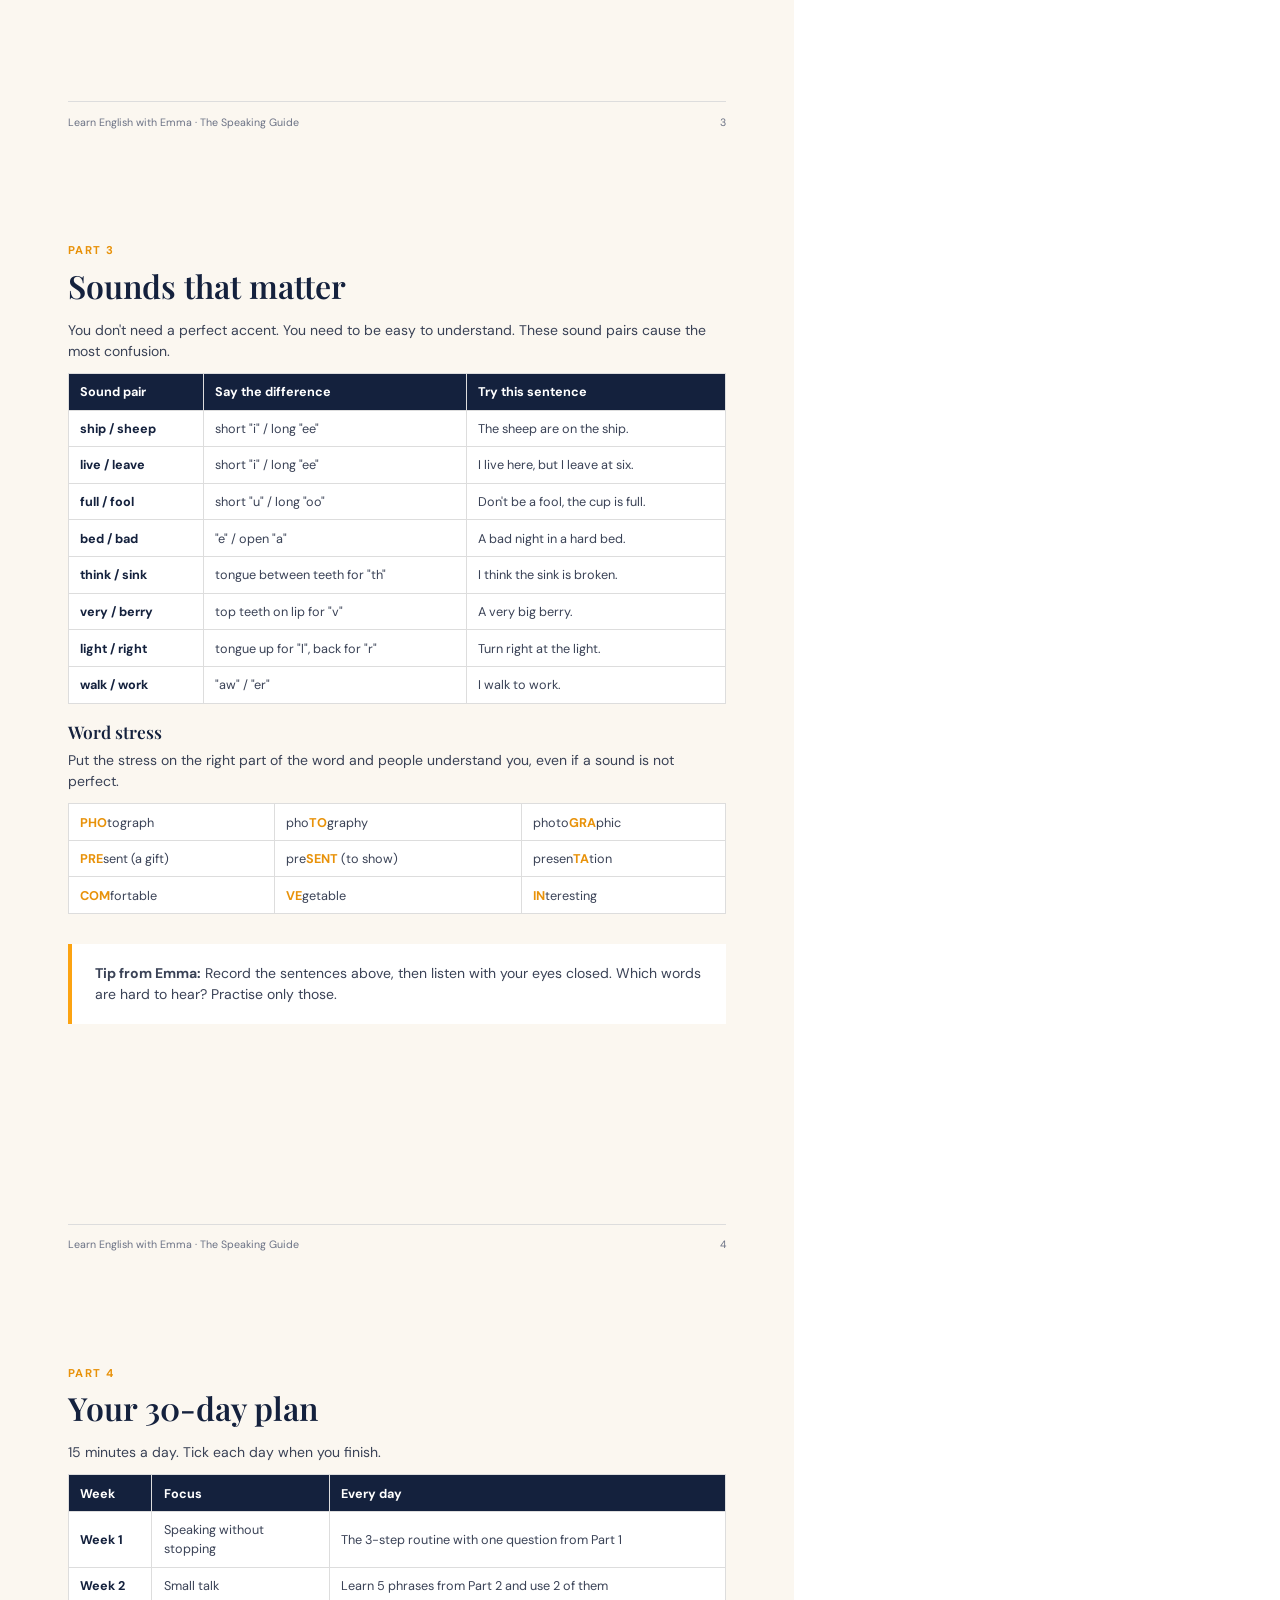
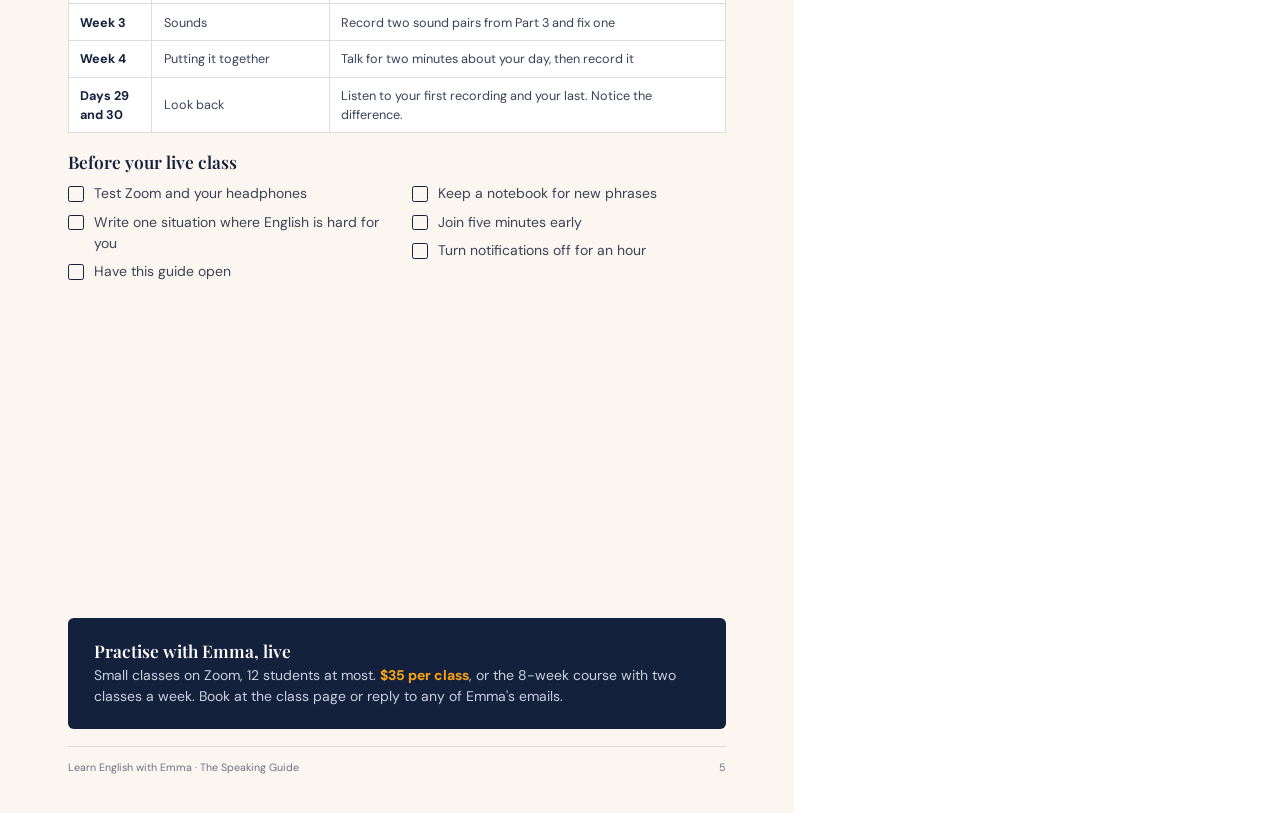
<file: guide/speaking-guide.html>
<!doctype html>
<html lang="en">
<head>
<meta charset="utf-8">
<title>The Speaking Guide | Learn English with Emma</title>
<style>
@font-face { font-family: "DM Sans"; font-weight: 400; src: url("../assets/fonts/dm-sans-latin-400-normal.woff2") format("woff2"); }
@font-face { font-family: "DM Sans"; font-weight: 700; src: url("../assets/fonts/dm-sans-latin-700-normal.woff2") format("woff2"); }
@font-face { font-family: "Playfair Display"; font-weight: 600; src: url("../assets/fonts/playfair-display-latin-600-normal.woff2") format("woff2"); }
@font-face { font-family: "Playfair Display"; font-weight: 600; font-style: italic; src: url("../assets/fonts/playfair-display-latin-600-italic.woff2") format("woff2"); }
@page { size: A4; margin: 0; }
* { box-sizing: border-box; }
body { margin: 0; font-family: "DM Sans", Arial, sans-serif; font-size: 10.5pt; line-height: 1.5; color: #3A4256; -webkit-print-color-adjust: exact; print-color-adjust: exact; }
.page { position: relative; width: 210mm; height: 297mm; padding: 20mm 18mm 22mm; overflow: hidden; page-break-after: always; background: #FBF7F0; }
.page:last-child { page-break-after: auto; }
h1, h2, h3 { margin: 0; font-family: "Playfair Display", Georgia, serif; font-weight: 600; color: #14213D; line-height: 1.15; }
h2 { font-size: 24pt; margin-bottom: 4mm; }
h3 { font-size: 13pt; margin: 5mm 0 2mm; }
p { margin: 0 0 3mm; }
.kick { margin-bottom: 2mm; font-size: 8.5pt; font-weight: 700; letter-spacing: .12em; text-transform: uppercase; color: #E8920A; }
.foot { position: absolute; left: 18mm; right: 18mm; bottom: 10mm; display: flex; justify-content: space-between; padding-top: 3mm; border-top: 0.3mm solid #DDDDDD; font-size: 8pt; color: #6B7285; }
/* cover */
.cover { padding: 0; background: #14213D; color: #C9CFDD; }
.cover .top { padding: 18mm; display: flex; align-items: center; gap: 4mm; font-weight: 700; font-size: 12pt; color: #fff; }
.cover .mark { display: inline-grid; place-items: center; width: 10mm; height: 10mm; border-radius: 1mm; background: #FCA311; color: #14213D; font-family: "Playfair Display"; font-size: 15pt; }
.cover .top em { font-family: "Playfair Display"; font-weight: 600; }
.cover .title { position: absolute; left: 18mm; right: 18mm; top: 78mm; }
.cover .title small { display: block; margin-bottom: 4mm; font-size: 10pt; font-weight: 700; letter-spacing: .14em; text-transform: uppercase; color: #FCA311; }
.cover h1 { font-size: 54pt; line-height: 1.02; color: #fff; }
.cover h1 em { color: #FCA311; }
.cover .title p { max-width: 140mm; margin-top: 7mm; font-size: 13pt; line-height: 1.5; }
.cover .band { position: absolute; left: 0; right: 0; bottom: 0; height: 64mm; padding: 14mm 18mm; background: #FBF7F0; color: #3A4256; }
.cover .parts { display: grid; grid-template-columns: repeat(4, 1fr); gap: 4mm; }
.cover .parts b { display: block; font-family: "Playfair Display"; font-size: 20pt; color: #14213D; line-height: 1.1; }
.cover .parts span { font-size: 9pt; }
.cover .band .line { position: absolute; left: 0; right: 0; top: 0; height: 2.5mm; background: #FCA311; }
/* content */
.steps { display: grid; gap: 4mm; margin-top: 6mm; }
.step { display: grid; grid-template-columns: 12mm 1fr; gap: 4mm; padding: 5mm; border: 0.3mm solid #DDDDDD; border-radius: 1.5mm; background: #fff; }
.step .n { display: grid; place-items: center; width: 10mm; height: 10mm; border-radius: 50%; background: #FCA311; font-weight: 700; color: #14213D; }
.step h3 { margin: 0 0 1mm; font-family: "DM Sans"; font-size: 11.5pt; }
.step p { margin: 0; }
.note { margin-top: 8mm; padding: 5mm 6mm; border-left: 1.2mm solid #FCA311; background: #fff; }
.cols { display: grid; grid-template-columns: repeat(3, 1fr); gap: 5mm; margin-top: 4mm; }
.col { padding: 4mm 5mm; border: 0.3mm solid #DDDDDD; border-radius: 1.5mm; background: #fff; }
.col h3 { margin: 0 0 2mm; font-family: "DM Sans"; font-size: 10.5pt; color: #14213D; }
.col ol { margin: 0; padding-left: 4.5mm; font-size: 9.5pt; }
.col li { margin-bottom: 1.6mm; }
table { width: 100%; border-collapse: collapse; margin: 3mm 0 2mm; background: #fff; font-size: 9.5pt; }
th, td { padding: 2.2mm 3mm; text-align: left; border: 0.3mm solid #DDDDDD; }
thead th { background: #14213D; color: #fff; font-weight: 700; }
td b { color: #14213D; }
.stress span { font-weight: 700; color: #E8920A; text-transform: uppercase; }
.plan td:first-child { width: 22mm; font-weight: 700; color: #14213D; }
.check { list-style: none; margin: 3mm 0 0; padding: 0; columns: 2; column-gap: 8mm; }
.check li { position: relative; padding-left: 7mm; margin-bottom: 2mm; break-inside: avoid; }
.check li::before { content: ""; position: absolute; left: 0; top: 0.8mm; width: 3.6mm; height: 3.6mm; border: 0.4mm solid #14213D; border-radius: 0.6mm; }
.next { position: absolute; left: 18mm; right: 18mm; bottom: 22mm; padding: 6mm 7mm; border-radius: 1.5mm; background: #14213D; color: #C9CFDD; }
.next h3 { margin: 0 0 1mm; color: #fff; }
.next p { margin: 0; }
.next b { color: #FCA311; }
</style>
</head>
<body>

<section class="page cover">
  <div class="top"><span class="mark">E</span><span>Learn English <em>with Emma</em></span></div>
  <div class="title">
    <small>Workbook</small>
    <h1>The Speaking <em>Guide</em></h1>
    <p>Phrases, sounds and a 30-day plan to help you speak English with confidence.</p>
  </div>
  <div class="band">
    <div class="line"></div>
    <div class="parts">
      <div><b>1</b><span>A daily speaking routine</span></div>
      <div><b>30</b><span>small talk phrases</span></div>
      <div><b>8</b><span>sound pairs to practise</span></div>
      <div><b>30</b><span>days, 15 minutes each</span></div>
    </div>
  </div>
</section>

<section class="page">
  <p class="kick">Part 1</p>
  <h2>How to use this guide</h2>
  <p>Most students don't need more grammar. They need more practice saying things out loud, and a way to notice their own mistakes. This guide gives you both. Use it before class, after class, and on the days in between.</p>
  <h3>The 3-step speaking routine</h3>
  <p>Do this for 15 minutes a day. It works better than one long session a week.</p>
  <div class="steps">
    <div class="step"><span class="n">1</span><div><h3>Say it</h3><p>Pick one question from the list below and answer it out loud for one minute. Don't stop to fix mistakes. Keep going.</p></div></div>
    <div class="step"><span class="n">2</span><div><h3>Record it</h3><p>Answer the same question again and record yourself on your phone. Listen back once.</p></div></div>
    <div class="step"><span class="n">3</span><div><h3>Fix one thing</h3><p>Choose one thing to improve: a word, a sound or a sentence. Say the answer a third time with that one fix.</p></div></div>
  </div>
  <h3>Questions to answer</h3>
  <table>
    <tbody>
      <tr><td>What did you do last weekend?</td><td>What's your job, and what do you like about it?</td></tr>
      <tr><td>Describe the place where you live.</td><td>What's something you learned recently?</td></tr>
      <tr><td>Tell me about a good meal you had.</td><td>What would you change about your city?</td></tr>
    </tbody>
  </table>
  <div class="note"><strong>Tip from Emma:</strong> Speak first, check later. If you stop to translate every sentence, you practise translating, not speaking.</div>
  <div class="foot"><span>Learn English with Emma · The Speaking Guide</span><span>2</span></div>
</section>

<section class="page">
  <p class="kick">Part 2</p>
  <h2>30 phrases for small talk</h2>
  <p>Learn these as whole phrases, not word by word. Say each one out loud three times.</p>
  <div class="cols">
    <div class="col">
      <h3>Starting</h3>
      <ol>
        <li>How's your week going?</li>
        <li>Have you been busy today?</li>
        <li>Did you do anything nice at the weekend?</li>
        <li>How do you know Sam?</li>
        <li>Is this your first time here?</li>
        <li>That looks good. What is it?</li>
        <li>How was the traffic this morning?</li>
        <li>Have you worked here long?</li>
        <li>I love your bag. Where's it from?</li>
        <li>Lovely weather today, isn't it?</li>
      </ol>
    </div>
    <div class="col">
      <h3>Keeping it going</h3>
      <ol>
        <li>Oh really? How come?</li>
        <li>That sounds fun. What was the best part?</li>
        <li>I know what you mean.</li>
        <li>Me too. / Me neither.</li>
        <li>What made you choose that?</li>
        <li>How did that go?</li>
        <li>That's interesting. Tell me more.</li>
        <li>I've never tried that. Is it hard?</li>
        <li>Sorry, could you say that again?</li>
        <li>So what's next for you?</li>
      </ol>
    </div>
    <div class="col">
      <h3>Leaving politely</h3>
      <ol>
        <li>It was really nice talking to you.</li>
        <li>I'd better get going.</li>
        <li>I'll let you get back to work.</li>
        <li>Let's catch up properly soon.</li>
        <li>Good luck with the interview.</li>
        <li>Enjoy the rest of your day.</li>
        <li>See you on Monday.</li>
        <li>Say hi to your family for me.</li>
        <li>Let me know how it goes.</li>
        <li>Take care. Bye for now.</li>
      </ol>
    </div>
  </div>
  <div class="note"><strong>Practice:</strong> Pick one phrase from each column. Use all three in a real conversation this week, at work, in a shop or on a call.</div>
  <div class="foot"><span>Learn English with Emma · The Speaking Guide</span><span>3</span></div>
</section>

<section class="page">
  <p class="kick">Part 3</p>
  <h2>Sounds that matter</h2>
  <p>You don't need a perfect accent. You need to be easy to understand. These sound pairs cause the most confusion.</p>
  <table>
    <thead><tr><th>Sound pair</th><th>Say the difference</th><th>Try this sentence</th></tr></thead>
    <tbody>
      <tr><td><b>ship / sheep</b></td><td>short "i" / long "ee"</td><td>The sheep are on the ship.</td></tr>
      <tr><td><b>live / leave</b></td><td>short "i" / long "ee"</td><td>I live here, but I leave at six.</td></tr>
      <tr><td><b>full / fool</b></td><td>short "u" / long "oo"</td><td>Don't be a fool, the cup is full.</td></tr>
      <tr><td><b>bed / bad</b></td><td>"e" / open "a"</td><td>A bad night in a hard bed.</td></tr>
      <tr><td><b>think / sink</b></td><td>tongue between teeth for "th"</td><td>I think the sink is broken.</td></tr>
      <tr><td><b>very / berry</b></td><td>top teeth on lip for "v"</td><td>A very big berry.</td></tr>
      <tr><td><b>light / right</b></td><td>tongue up for "l", back for "r"</td><td>Turn right at the light.</td></tr>
      <tr><td><b>walk / work</b></td><td>"aw" / "er"</td><td>I walk to work.</td></tr>
    </tbody>
  </table>
  <h3>Word stress</h3>
  <p>Put the stress on the right part of the word and people understand you, even if a sound is not perfect.</p>
  <table class="stress">
    <tbody>
      <tr><td><span>pho</span>tograph</td><td>pho<span>to</span>graphy</td><td>photo<span>gra</span>phic</td></tr>
      <tr><td><span>pre</span>sent (a gift)</td><td>pre<span>sent</span> (to show)</td><td>presen<span>ta</span>tion</td></tr>
      <tr><td><span>com</span>fortable</td><td><span>ve</span>getable</td><td><span>in</span>teresting</td></tr>
    </tbody>
  </table>
  <div class="note"><strong>Tip from Emma:</strong> Record the sentences above, then listen with your eyes closed. Which words are hard to hear? Practise only those.</div>
  <div class="foot"><span>Learn English with Emma · The Speaking Guide</span><span>4</span></div>
</section>

<section class="page">
  <p class="kick">Part 4</p>
  <h2>Your 30-day plan</h2>
  <p>15 minutes a day. Tick each day when you finish.</p>
  <table class="plan">
    <thead><tr><th>Week</th><th>Focus</th><th>Every day</th></tr></thead>
    <tbody>
      <tr><td>Week 1</td><td>Speaking without stopping</td><td>The 3-step routine with one question from Part 1</td></tr>
      <tr><td>Week 2</td><td>Small talk</td><td>Learn 5 phrases from Part 2 and use 2 of them</td></tr>
      <tr><td>Week 3</td><td>Sounds</td><td>Record two sound pairs from Part 3 and fix one</td></tr>
      <tr><td>Week 4</td><td>Putting it together</td><td>Talk for two minutes about your day, then record it</td></tr>
      <tr><td>Days 29 and 30</td><td>Look back</td><td>Listen to your first recording and your last. Notice the difference.</td></tr>
    </tbody>
  </table>
  <h3>Before your live class</h3>
  <ul class="check">
    <li>Test Zoom and your headphones</li>
    <li>Write one situation where English is hard for you</li>
    <li>Have this guide open</li>
    <li>Keep a notebook for new phrases</li>
    <li>Join five minutes early</li>
    <li>Turn notifications off for an hour</li>
  </ul>
  <div class="next">
    <h3>Practise with Emma, live</h3>
    <p>Small classes on Zoom, 12 students at most. <b>$35 per class</b>, or the 8-week course with two classes a week. Book at the class page or reply to any of Emma's emails.</p>
  </div>
  <div class="foot"><span>Learn English with Emma · The Speaking Guide</span><span>5</span></div>
</section>

</body>
</html>
</file>
<file: assets/site.css>
/* Learn English with Emma */

@font-face { font-family: "DM Sans"; font-weight: 400; font-display: swap; src: url("fonts/dm-sans-latin-400-normal.woff2") format("woff2"); }
@font-face { font-family: "DM Sans"; font-weight: 500; font-display: swap; src: url("fonts/dm-sans-latin-500-normal.woff2") format("woff2"); }
@font-face { font-family: "DM Sans"; font-weight: 700; font-display: swap; src: url("fonts/dm-sans-latin-700-normal.woff2") format("woff2"); }
@font-face { font-family: "Playfair Display"; font-weight: 600; font-display: swap; src: url("fonts/playfair-display-latin-600-normal.woff2") format("woff2"); }
@font-face { font-family: "Playfair Display"; font-weight: 600; font-style: italic; font-display: swap; src: url("fonts/playfair-display-latin-600-italic.woff2") format("woff2"); }

:root {
  --bg: #FBF7F0;
  --navy: #14213D;
  --navy-2: #1E2D4F;
  --navy-3: #33426A;
  --accent: #FCA311;
  --accent-600: #E8920A;
  --accent-100: #FDEBC6;
  --line: #DDDDDD;
  --white: #fff;
  --text: #14213D;
  --muted: #6B7285;
  --on-navy: #C9CFDD;
  --sage: #2F7D5B;
  --sage-100: #E3F2EA;
  --red: #B93A32;
  --red-100: #FBEAE8;
  --serif: "Playfair Display", Georgia, "Times New Roman", serif;
  --sans: "DM Sans", system-ui, -apple-system, "Segoe UI", Roboto, Arial, sans-serif;
  --radius: 4px;
  --card-radius: 6px;
  --header-h: 64px;
}

*, *::before, *::after { box-sizing: border-box; }
html { -webkit-text-size-adjust: 100%; scroll-behavior: smooth; scroll-padding-top: calc(var(--header-h) + 12px); }
body { display: flex; flex-direction: column; min-height: 100vh; min-height: 100svh; margin: 0; font-family: var(--sans); font-size: 16px; line-height: 1.6; color: var(--text); background: var(--bg); -webkit-font-smoothing: antialiased; font-variant-numeric: lining-nums; }
body > main { flex: 1 0 auto; }
img, svg { display: block; max-width: 100%; }
h1, h2, h3 { margin: 0 0 .5em; font-family: var(--serif); font-weight: 600; line-height: 1.15; color: var(--navy); text-wrap: balance; }
h3 { font-family: var(--sans); font-weight: 700; line-height: 1.3; }
p { margin: 0 0 1em; }
a { color: var(--navy); }
button, input, select, textarea { font: inherit; color: inherit; }
button { cursor: pointer; }
ul, ol { margin: 0; padding: 0; list-style: none; }
strong { color: var(--navy); font-weight: 700; }
em.serif { font-family: var(--serif); font-style: italic; }
:focus-visible { outline: 3px solid var(--accent); outline-offset: 2px; }
[hidden] { display: none !important; }
[data-masked-phone] { white-space: nowrap; }
[data-masked-email] { overflow-wrap: anywhere; }

.wrap { width: 100%; max-width: 1140px; margin: 0 auto; padding-left: 16px; padding-right: 16px; }
.narrow { max-width: 760px; }
.center { text-align: center; }
.skip-link { position: absolute; left: 12px; top: -60px; z-index: 100; padding: 10px 16px; background: var(--navy); color: #fff; border-radius: var(--radius); }
.skip-link:focus { top: 12px; }
.sr-only { position: absolute; width: 1px; height: 1px; padding: 0; margin: -1px; overflow: hidden; clip: rect(0 0 0 0); white-space: nowrap; border: 0; }
.hp { position: absolute; left: -9999px; width: 1px; height: 1px; overflow: hidden; }
.ic { width: 20px; height: 20px; flex: none; fill: none; stroke: currentColor; stroke-width: 2; stroke-linecap: round; stroke-linejoin: round; }

/* buttons */
.btn { display: inline-flex; align-items: center; justify-content: center; gap: 8px; min-height: 48px; padding: 12px 22px; border: 2px solid transparent; border-radius: var(--radius); font-size: 16px; font-weight: 700; line-height: 1.2; text-decoration: none; transition: background-color .2s, color .2s, border-color .2s; }
.btn .ic { width: 18px; height: 18px; }
.btn-lg { min-height: 54px; padding: 14px 28px; font-size: 17px; }
.btn-block { display: flex; width: 100%; }
.btn-amber { background: var(--accent); color: var(--navy); }
.btn-amber:hover { background: var(--accent-600); }
.btn-navy { background: var(--navy); color: #fff; }
.btn-navy:hover { background: var(--navy-2); }
.btn-line { border-color: var(--navy); color: var(--navy); background: transparent; }
.btn-line:hover { background: var(--navy); color: #fff; }
.btn-line-light { border-color: rgba(255, 255, 255, .55); color: #fff; }
.btn-line-light:hover { border-color: #fff; }
.btn[disabled] { opacity: .6; cursor: default; }
.link-arrow { display: inline-flex; align-items: center; gap: 6px; font-weight: 700; text-decoration: none; border-bottom: 2px solid var(--accent); padding-bottom: 1px; }
.link-arrow .ic { width: 16px; height: 16px; }

.kicker { margin: 0 0 10px; font-size: 13px; font-weight: 700; letter-spacing: .1em; text-transform: uppercase; color: var(--navy); }
.kicker::before { content: ""; display: inline-block; width: 22px; height: 2px; margin-right: 10px; vertical-align: middle; background: var(--accent); }
.on-navy .kicker, .kicker.on-dark { color: var(--accent); }
.fine { margin: 10px 0 0; font-size: 13.5px; color: var(--muted); }
.ticks { display: grid; gap: 10px; }
.ticks li { display: flex; gap: 10px; align-items: flex-start; }
.ticks .ic { width: 22px; height: 22px; margin-top: 1px; padding: 3px; border-radius: 50%; background: var(--accent); color: var(--navy); stroke-width: 3; }

/* header */
.site-header { position: sticky; top: 0; z-index: 50; background: rgba(251, 247, 240, .96); backdrop-filter: blur(6px); -webkit-backdrop-filter: blur(6px); border-bottom: 1px solid var(--line); }
.nav { display: flex; align-items: center; justify-content: space-between; gap: 20px; height: var(--header-h); }
.logo { display: inline-flex; align-items: center; gap: 10px; text-decoration: none; color: var(--navy); }
.logo-mark { display: grid; place-items: center; width: 32px; height: 32px; border-radius: var(--radius); background: var(--navy); color: var(--accent); font-family: var(--serif); font-size: 20px; font-weight: 600; line-height: 1; }
.logo-text { font-size: 17px; font-weight: 700; letter-spacing: -.01em; white-space: nowrap; }
.logo-text em { font-family: var(--serif); font-weight: 600; font-style: italic; }
.nav-links { display: none; align-items: center; gap: 28px; }
.nav-links a { font-weight: 500; text-decoration: none; border-bottom: 2px solid transparent; padding: 4px 0; }
.nav-links a:hover { border-bottom-color: var(--accent); }
.nav-toggle { display: grid; place-items: center; width: 44px; height: 44px; border: 1px solid var(--line); border-radius: var(--radius); background: #fff; color: var(--navy); }
.mobile-nav { display: grid; padding: 4px 16px 18px; border-top: 1px solid var(--line); background: var(--bg); }
.mobile-nav a:not(.btn) { padding: 12px 0; font-weight: 500; text-decoration: none; border-bottom: 1px solid var(--line); }
.mobile-nav .btn { margin-top: 14px; }
.nav-buy { min-height: 40px; padding: 8px 16px; font-size: 15px; white-space: nowrap; }
.slim-note { display: inline-flex; align-items: center; gap: 6px; margin: 0; font-size: 14px; color: var(--muted); }
.slim-note .ic { width: 16px; height: 16px; color: var(--accent-600); }

/* sections */
.section { padding: 56px 0; }
.section-white { background: #fff; }
.section-navy { background: var(--navy); color: var(--on-navy); }
.section-navy h2, .section-navy h3 { color: #fff; }
.section-head { max-width: 680px; margin-bottom: 28px; }
.section-head.center { margin-left: auto; margin-right: auto; text-align: center; }
.section-head h2 { font-size: clamp(30px, 6vw, 44px); }
.section-head p:not(.kicker) { margin: 0; font-size: 17px; color: var(--muted); }
.section-navy .section-head p:not(.kicker) { color: var(--on-navy); }

/* hero */
.hero { padding: 56px 0 52px; text-align: center; }
.hero h1 { margin-bottom: 18px; font-size: clamp(38px, 8.6vw, 68px); line-height: 1.08; }
.hero h1 span { display: block; }
.hero h1 em { font-style: italic; color: var(--navy); background: linear-gradient(transparent 62%, var(--accent-100) 62%); }
.hero .lead { max-width: 560px; margin: 0 auto 26px; font-size: 18px; }
.hero-meta { display: flex; flex-wrap: wrap; justify-content: center; gap: 6px 18px; margin: 18px 0 0; font-size: 14.5px; color: var(--muted); }
.hero-meta span { display: inline-flex; align-items: center; gap: 6px; }
.hero-meta .ic { width: 16px; height: 16px; color: var(--accent-600); }

/* hero video */
.hero.has-video { position: relative; overflow: hidden; color: var(--on-navy); background: var(--navy); }
.hero.has-video .hero-video { position: absolute; inset: 0; width: 100%; height: 100%; object-fit: cover; object-position: 30% 30%; }
.hero.has-video::before { content: ""; position: absolute; inset: 0; z-index: 1; background: linear-gradient(90deg, rgba(20,33,61,.45) 0%, rgba(20,33,61,.72) 40%, rgba(20,33,61,.78) 100%); }
.hero.has-video .wrap { position: relative; z-index: 2; }
.hero.has-video h1, .hero.has-video h1 em { color: #fff; }
.hero.has-video h1 em { background: linear-gradient(transparent 62%, rgba(252,163,17,.45) 62%); }
.hero.has-video .kicker { color: #fff; }
.hero.has-video .lead { color: #E4E8F1; }
.hero.has-video .hero-meta, .hero.has-video .hero-meta strong { color: #E4E8F1; }
.hero.has-video .hero-meta .ic { color: var(--accent); }
@media (prefers-reduced-motion: reduce) { .hero.has-video .hero-video { display: none; } .hero.has-video { background: var(--navy) url("video/emma-hero.jpg") 30% 30% / cover no-repeat; } }

/* testimonial strip */
.quote-strip { background: var(--navy); color: #fff; }
.quote-strip .wrap { display: flex; align-items: center; justify-content: space-between; gap: 16px; padding-top: 18px; padding-bottom: 18px; }
.quote-strip blockquote { margin: 0; font-size: 17px; font-weight: 500; line-height: 1.45; }
.quote-strip cite { flex: none; font-style: normal; font-weight: 700; letter-spacing: .04em; color: var(--accent); }

/* facts */
.facts { display: grid; grid-template-columns: 1fr 1fr; border-bottom: 1px solid var(--line); background: #fff; }
.fact { padding: 18px 16px; border-right: 1px solid var(--line); border-top: 1px solid var(--line); }
.fact:nth-child(2n) { border-right: 0; }
.fact strong { display: block; font-family: var(--serif); font-size: 28px; font-weight: 600; line-height: 1.1; }
.fact span { font-size: 14.5px; color: var(--muted); }

/* sound familiar */
.familiar-list { border-top: 1px solid var(--line); }
.familiar-list li { padding: 14px 0 14px 18px; border-bottom: 1px solid var(--line); border-left: 3px solid var(--accent); font-size: 17px; font-weight: 500; color: var(--navy); }
.familiar-answer { margin-top: 24px; padding: 22px 20px; border-radius: var(--card-radius); background: var(--navy); color: #fff; }
.familiar-answer p { font-size: 18px; line-height: 1.5; }
.familiar-answer a { color: var(--accent); }

/* about + preview video */
.about-grid { display: grid; gap: 32px; }
.about-photo { position: relative; }
.about-photo img { width: 100%; height: auto; aspect-ratio: 4 / 3; object-fit: cover; border-radius: var(--card-radius); background: var(--accent-100); }
.about-copy h2 { font-size: clamp(30px, 6vw, 42px); }
.about-copy .ticks { margin: 18px 0 22px; }
.sign { margin: 0; font-family: var(--serif); font-size: 22px; font-style: italic; color: var(--navy); }

.video-frame { position: relative; height: 0; padding-top: 56.25%; overflow: hidden; border-radius: var(--card-radius); background: var(--navy); }
.video-frame iframe { position: absolute; inset: 0; width: 100%; height: 100%; border: 0; }
.video-facade { position: absolute; inset: 0; width: 100%; height: 100%; padding: 0; border: 0; color: #fff; text-align: left; background: var(--navy); }
.vf-img { position: absolute; inset: 0; width: 100%; height: 100%; object-fit: cover; }
.video-facade::before { content: ""; position: absolute; inset: 0; background: linear-gradient(180deg, rgba(20, 33, 61, .2) 0%, rgba(20, 33, 61, .45) 50%, rgba(20, 33, 61, .92) 100%); }
.vf-play { position: absolute; left: 50%; top: 50%; display: grid; place-items: center; width: 56px; height: 56px; margin: -28px 0 0 -28px; border-radius: 50%; background: var(--accent); color: var(--navy); transition: transform .2s; }
.vf-play svg { width: 22px; height: 22px; margin-left: 3px; }
.video-facade:hover .vf-play { transform: scale(1.05); }
.vf-title { position: absolute; left: 14px; right: 14px; bottom: 12px; font-family: var(--serif); font-size: 17px; font-weight: 600; line-height: 1.2; }
.vf-title small { display: block; margin-bottom: 4px; font-family: var(--sans); font-size: 12px; font-weight: 700; letter-spacing: .1em; text-transform: uppercase; color: var(--accent); }
.video-note { margin: 10px 0 0; font-size: 13.5px; color: var(--muted); }
.video-note a { font-weight: 700; }
.preview { max-width: 820px; margin: 40px auto 0; }
.preview-head { display: grid; gap: 4px; margin-bottom: 14px; text-align: center; }
.preview-head h3 { margin: 0; font-family: var(--serif); font-size: 26px; font-weight: 600; }
.preview-head p { margin: 0; color: var(--muted); }

/* what you'll learn */
.learn-grid { display: grid; gap: 12px; }
.learn-card { display: flex; gap: 14px; align-items: flex-start; padding: 18px; border: 1px solid var(--line); border-radius: var(--card-radius); background: #fff; }
.learn-icon { display: grid; place-items: center; flex: none; width: 44px; height: 44px; border-radius: 50%; background: var(--accent-100); color: var(--navy); }
.learn-icon .ic { width: 22px; height: 22px; }
.learn-card h3 { margin: 0 0 4px; font-size: 17px; }
.learn-card p { margin: 0; font-size: 15px; color: var(--muted); }

/* register */
.register-grid { display: grid; gap: 28px; }
.register-copy h2 { font-size: clamp(30px, 6vw, 42px); }
.register-copy .ticks { margin-top: 18px; }
.form-card { padding: 22px 18px; border: 1px solid var(--line); border-radius: var(--card-radius); background: #fff; }
.form-card h3 { margin-bottom: 4px; font-family: var(--serif); font-size: 24px; font-weight: 600; }
.form-card .sub { margin-bottom: 18px; color: var(--muted); font-size: 15px; }

/* form fields */
.field { margin-bottom: 16px; min-width: 0; }
.field > label, .field > legend, .label { display: block; margin-bottom: 6px; padding: 0; font-size: 14px; font-weight: 700; color: var(--navy); }
fieldset.field { margin: 0 0 16px; padding: 0; border: 0; }
.opt { font-weight: 400; color: var(--muted); }
.input, .select, .textarea { display: block; width: 100%; min-height: 50px; padding: 12px 14px; border: 1.5px solid var(--line); border-radius: var(--radius); background: #fff; font-size: 16px; color: var(--navy); transition: border-color .2s, box-shadow .2s; }
.textarea { min-height: 92px; resize: vertical; }
.select { appearance: none; -webkit-appearance: none; padding-right: 40px; background: #fff url("data:image/svg+xml,%3Csvg xmlns='http://www.w3.org/2000/svg' viewBox='0 0 20 20'%3E%3Cpath d='M6 8l4 4 4-4' fill='none' stroke='%2314213D' stroke-width='2' stroke-linecap='round' stroke-linejoin='round'/%3E%3C/svg%3E") right 12px center/18px no-repeat; }
.input:focus, .select:focus, .textarea:focus { outline: none; border-color: var(--navy); box-shadow: 0 0 0 3px var(--accent-100); }
.err { display: none; margin: 6px 0 0; font-size: 13px; font-weight: 500; color: var(--red); }
.field.has-error .input, .field.has-error .select, .field.has-error .textarea { border-color: var(--red); }
.field.has-error .err { display: block; }
.row-2 { display: grid; gap: 0 12px; }
.phone-row { display: grid; grid-template-columns: 112px 1fr; gap: 10px; }
.choices { display: grid; gap: 8px; }
.choice { position: relative; display: block; margin: 0; cursor: pointer; }
.choice input { position: absolute; opacity: 0; width: 1px; height: 1px; }
.choice span { display: flex; align-items: center; justify-content: space-between; gap: 10px; min-height: 50px; padding: 10px 14px; border: 1.5px solid var(--line); border-radius: var(--radius); background: #fff; color: var(--navy); font-size: 15px; transition: border-color .2s, background-color .2s; }
.choice span b { font-weight: 700; }
.choice span small { color: var(--muted); font-size: 13.5px; }
.choice:hover span { border-color: var(--navy); }
.choice input:checked + span { border-color: var(--navy); background: var(--accent-100); }
.choice input:focus-visible + span { outline: 3px solid var(--accent); outline-offset: 2px; }
.field.has-error .choice span { border-color: #e2a39e; }
.check { display: flex; gap: 12px; align-items: flex-start; margin: 0; font-size: 15px; font-weight: 400; cursor: pointer; }
.field .check { font-weight: 400; color: var(--text); }
.check input { flex: none; width: 20px; height: 20px; margin: 2px 0 0; accent-color: var(--navy); }
.check a { font-weight: 700; }
.field > label.check { display: flex; gap: 12px; margin: 0; font-size: 15px; font-weight: 400; color: var(--text); }

/* upcoming classes */
.classes { border-top: 1px solid var(--line); }
.class-row { display: grid; grid-template-columns: 64px 1fr; gap: 6px 14px; align-items: center; padding: 16px 0; border-bottom: 1px solid var(--line); }
.class-date { grid-row: span 2; display: grid; place-items: center; align-self: start; padding: 8px 0; border-radius: var(--radius); background: var(--navy); color: #fff; text-align: center; line-height: 1.1; }
.class-date b { display: block; font-family: var(--serif); font-size: 24px; font-weight: 600; }
.class-date span { font-size: 12px; font-weight: 700; letter-spacing: .08em; text-transform: uppercase; color: var(--accent); }
.class-info h3 { margin: 0 0 2px; font-size: 17px; }
.class-info p { margin: 0; font-size: 14.5px; color: var(--muted); }
.class-tags { display: flex; flex-wrap: wrap; gap: 6px; margin-top: 6px; }
.tag { display: inline-block; padding: 2px 8px; border-radius: var(--radius); background: #fff; border: 1px solid var(--line); font-size: 12.5px; font-weight: 700; color: var(--navy); }
.tag.low { border-color: var(--accent); background: var(--accent-100); }
.class-book { grid-column: 2; display: flex; align-items: center; gap: 14px; }
.class-book .price { font-family: var(--serif); font-size: 22px; font-weight: 600; color: var(--navy); }
.class-book .btn { min-height: 42px; padding: 8px 16px; font-size: 15px; }
.classes-note { margin: 14px 0 0; font-size: 14px; color: var(--muted); }

/* steps */
.steps { display: grid; gap: 12px; counter-reset: step; }
.step { position: relative; padding: 20px 18px 20px 64px; border: 1px solid var(--navy-3); border-radius: var(--card-radius); background: var(--navy-2); }
.step-num { position: absolute; left: 18px; top: 20px; display: grid; place-items: center; width: 32px; height: 32px; border-radius: 50%; background: var(--accent); color: var(--navy); font-weight: 700; }
.step h3 { margin: 0 0 4px; font-size: 18px; color: #fff; }
.step p { margin: 0; font-size: 15px; color: var(--on-navy); }
.steps-cta { margin-top: 26px; text-align: center; }

/* plans */
.plans { display: grid; gap: 14px; align-items: stretch; }
.plan { position: relative; display: flex; flex-direction: column; padding: 24px 20px; border: 1px solid var(--line); border-radius: var(--card-radius); background: #fff; }
.plan h3 { margin: 0 0 2px; font-family: var(--serif); font-size: 24px; font-weight: 600; }
.plan-sub { margin-bottom: 14px; color: var(--muted); font-size: 15px; }
.plan-price { margin: 0 0 4px; color: var(--muted); }
.plan-price b { font-family: var(--serif); font-size: 42px; font-weight: 600; line-height: 1; color: var(--navy); }
.plan-price s { margin-right: 6px; color: var(--muted); }
.plan-per { margin: 0 0 16px; font-size: 14px; color: var(--muted); }
.plan .ticks { flex: 1; align-content: start; margin-bottom: 22px; font-size: 15px; }
.plan .fine { text-align: center; }
.plan.featured { border: 2px solid var(--navy); }
.plan-badge { align-self: flex-start; margin-bottom: 12px; padding: 3px 10px; border-radius: var(--radius); background: var(--accent); color: var(--navy); font-size: 12px; font-weight: 700; letter-spacing: .06em; text-transform: uppercase; }
.plans-more { margin: 22px 0 0; text-align: center; }

/* fit */
.fit-grid { display: grid; gap: 12px; }
.fit-card { padding: 22px 20px; border: 1px solid var(--line); border-radius: var(--card-radius); background: #fff; }
.fit-card h3 { display: flex; align-items: center; gap: 10px; margin-bottom: 12px; font-family: var(--serif); font-size: 22px; font-weight: 600; }
.fit-badge { display: grid; place-items: center; width: 30px; height: 30px; border-radius: 50%; }
.fit-badge .ic { width: 16px; height: 16px; stroke-width: 3; }
.yes .fit-badge { background: var(--accent); color: var(--navy); }
.no .fit-badge { background: var(--red-100); color: var(--red); }
.fit-card li { position: relative; padding: 8px 0 8px 20px; border-top: 1px solid var(--line); }
.fit-card li:first-child { border-top: 0; }
.fit-card li::before { content: ""; position: absolute; left: 2px; top: 18px; width: 7px; height: 7px; border-radius: 50%; background: var(--navy); }

/* reviews */
.reviews { display: grid; gap: 12px; }
.review { margin: 0; padding: 20px; border: 1px solid var(--line); border-radius: var(--card-radius); background: #fff; }
.review-top { display: flex; align-items: center; gap: 12px; margin-bottom: 10px; }
.initials { display: grid; place-items: center; flex: none; width: 42px; height: 42px; border-radius: 50%; background: var(--navy); color: var(--accent); font-weight: 700; letter-spacing: .04em; }
.review-top strong { display: block; line-height: 1.3; }
.review-top small { display: block; color: var(--muted); font-size: 13.5px; }
.stars { display: flex; gap: 2px; margin-bottom: 8px; }
.stars svg { width: 16px; height: 16px; fill: var(--accent); }
.review blockquote { margin: 0; font-size: 15.5px; }

/* faq */
.faq-list { border-top: 1px solid var(--line); }
.faq-list details { border-bottom: 1px solid var(--line); }
.faq-list summary { position: relative; display: block; padding: 16px 40px 16px 0; font-weight: 700; color: var(--navy); cursor: pointer; list-style: none; }
.faq-list summary::-webkit-details-marker { display: none; }
.faq-list summary::before, .faq-list summary::after { content: ""; position: absolute; right: 4px; top: 50%; width: 14px; height: 2px; background: var(--navy); transition: transform .2s; }
.faq-list summary::after { transform: rotate(90deg); }
.faq-list details[open] summary::after { transform: rotate(0); }
.faq-list details p { margin: 0; padding: 0 0 18px; }

/* final cta */
.cta-band { padding: 52px 0; background: var(--navy); color: var(--on-navy); text-align: center; }
.cta-band h2 { margin-bottom: 10px; color: #fff; font-size: clamp(30px, 6vw, 46px); }
.cta-band p { margin: 0 auto 24px; max-width: 520px; font-size: 17px; }

/* footer */
.site-footer { padding: 40px 0 24px; background: var(--navy); color: var(--on-navy); font-size: 15px; border-top: 4px solid var(--accent); }
.footer-grid { display: grid; gap: 24px; padding-bottom: 24px; border-bottom: 1px solid var(--navy-3); }
.site-footer .logo { color: #fff; }
.site-footer .logo-mark { background: var(--accent); color: var(--navy); }
.f-brand p { max-width: 320px; margin: 12px 0 0; }
.site-footer h3 { margin-bottom: 10px; font-family: var(--sans); font-size: 13px; font-weight: 700; letter-spacing: .1em; text-transform: uppercase; color: #fff; }
.site-footer ul { display: grid; gap: 8px; }
.site-footer a { color: var(--on-navy); text-decoration: none; }
.site-footer a:hover { color: var(--accent); }
.contact-list li { display: flex; gap: 10px; align-items: center; }
.contact-list .ic { width: 18px; height: 18px; color: var(--accent); }
.footer-bottom { display: flex; flex-wrap: wrap; justify-content: space-between; gap: 6px 16px; padding-top: 18px; font-size: 14px; }
.footer-bottom p { margin: 0; }
.f-links { display: flex; gap: 18px; }
.disclaimer { margin-top: 10px; font-size: 13px; color: #8F98B0; }
.funnel-footer { padding: 20px 0; background: var(--navy); color: var(--on-navy); font-size: 14px; border-top: 4px solid var(--accent); }
.funnel-footer .wrap { display: flex; flex-wrap: wrap; justify-content: space-between; gap: 10px; }
.funnel-footer nav { display: flex; gap: 18px; }
.funnel-footer a { color: var(--on-navy); text-decoration: none; }
.funnel-footer a:hover { color: var(--accent); }

/* sticky phone bar */
.mobile-cta { position: fixed; left: 0; right: 0; bottom: 0; z-index: 60; display: flex; align-items: center; gap: 12px; padding: 10px 16px calc(10px + env(safe-area-inset-bottom)); background: var(--navy); transform: translateY(110%); transition: transform .3s; }
.mobile-cta.show { transform: none; }
.mc-text { flex: 1; min-width: 0; margin: 0; line-height: 1.3; }
.mc-text strong { display: block; color: #fff; font-size: 15px; }
.mc-text span { display: block; color: var(--on-navy); font-size: 13px; }
.mobile-cta .btn { flex: none; min-height: 44px; padding: 10px 16px; font-size: 15px; }
body[data-page="home"] .site-footer { padding-bottom: 92px; }

/* ============ Inner pages ============ */
.page-head { padding: 32px 0 26px; border-bottom: 1px solid var(--line); }
.page-head h1 { margin-bottom: 10px; font-size: clamp(32px, 6vw, 50px); }
.page-head p { max-width: 640px; margin: 0; font-size: 17px; }
.layout-2 { display: grid; gap: 22px; align-items: start; padding-top: 26px; padding-bottom: 64px; }
.side { display: grid; gap: 14px; }
.side-card { padding: 22px 20px; border-radius: var(--card-radius); background: var(--navy); color: var(--on-navy); }
.side-card h2, .side-card h3 { color: #fff; }
.side-card h2 { font-size: 24px; }
.side-note { padding: 16px 18px; border: 1px solid var(--line); border-radius: var(--card-radius); background: #fff; font-size: 14.5px; }
.side-note strong { display: block; margin-bottom: 2px; }

/* watch room */
.room-head { padding: 26px 0 18px; }
.room-head h1 { margin-bottom: 8px; font-size: clamp(28px, 5vw, 42px); }
.room-meta { display: flex; flex-wrap: wrap; gap: 6px 16px; margin: 0; font-size: 15px; color: var(--muted); }
.room-meta span { display: block; }
.room-meta .ic { display: inline-block; width: 16px; height: 16px; margin-right: 6px; vertical-align: -3px; color: var(--accent-600); }
.room-head .btn { margin-top: 16px; }
.live-dot { display: inline-block; width: 8px; height: 8px; border-radius: 50%; background: var(--red); }
.room-grid { display: grid; gap: 22px; align-items: start; padding-bottom: 64px; }
.chapters { margin-top: 18px; border-top: 1px solid var(--line); }
.chapters li { display: grid; grid-template-columns: 64px 1fr; gap: 10px; padding: 10px 0; border-bottom: 1px solid var(--line); font-size: 15px; }
.chapters time { font-weight: 700; color: var(--navy); font-variant-numeric: tabular-nums; }
.takeaways { margin-top: 26px; }
.takeaways h2 { font-size: 26px; }
.takeaways ol { counter-reset: tk; display: grid; gap: 10px; }
.takeaways li { position: relative; padding-left: 40px; }
.takeaways li::before { counter-increment: tk; content: counter(tk); position: absolute; left: 0; top: 0; display: grid; place-items: center; width: 28px; height: 28px; border-radius: 50%; background: var(--accent-100); color: var(--navy); font-weight: 700; font-size: 14px; }
.offer-box { padding: 22px 20px; border-radius: var(--card-radius); background: var(--navy); color: var(--on-navy); }
.offer-box h2 { color: #fff; font-size: 26px; }
.offer-box .ticks { margin: 14px 0 18px; font-size: 15px; }
.offer-price { margin: 0 0 4px; color: var(--on-navy); }
.offer-price b { font-family: var(--serif); font-size: 36px; color: #fff; }
.offer-price s { margin-right: 6px; }
.timer { display: grid; grid-template-columns: repeat(3, 1fr); gap: 8px; margin: 14px 0 18px; text-align: center; }
.timer div { padding: 8px 4px; border-radius: var(--radius); background: var(--navy-2); }
.timer b { display: block; font-family: var(--serif); font-size: 26px; color: var(--accent); font-variant-numeric: tabular-nums; line-height: 1.1; }
.timer span { font-size: 12px; letter-spacing: .06em; text-transform: uppercase; }
.timer-note { margin: 0; font-size: 13.5px; }
.offer-box .fine { color: var(--on-navy); }
.on-navy strong { color: #fff; }
.offer-box .fine a { color: var(--accent); }

/* offer page */
.offer-hero { padding: 40px 0 36px; text-align: center; border-bottom: 1px solid var(--line); }
.offer-hero h1 { font-size: clamp(34px, 7vw, 58px); }
.offer-hero .lead { max-width: 600px; margin: 0 auto 22px; font-size: 18px; }
.deadline { display: inline-flex; align-items: center; gap: 8px; margin: 0 0 18px; padding: 6px 12px; border-radius: var(--radius); background: var(--accent-100); color: var(--navy); font-size: 14px; font-weight: 700; }
.deadline .ic { width: 16px; height: 16px; }
.weeks-list { display: grid; gap: 10px; }
.week { display: grid; grid-template-columns: 76px 1fr; gap: 12px; padding: 16px; border: 1px solid var(--line); border-radius: var(--card-radius); background: #fff; }
.week b { font-family: var(--serif); font-size: 18px; color: var(--navy); }
.week h3 { margin: 0 0 2px; font-size: 16px; }
.week p { margin: 0; font-size: 14.5px; color: var(--muted); }
.included { display: grid; gap: 12px; }
.inc { padding: 18px; border: 1px solid var(--line); border-radius: var(--card-radius); background: #fff; }
.inc h3 { margin: 0 0 4px; font-size: 17px; }
.inc p { margin: 0; font-size: 15px; color: var(--muted); }
.inc-guide { display: grid; grid-template-columns: 96px 1fr; gap: 16px; align-items: center; }
.inc-guide img { width: 96px; height: auto; border-radius: var(--radius); box-shadow: 0 6px 16px rgba(20, 33, 61, .15); }
.guarantee { display: grid; grid-template-columns: 56px 1fr; gap: 16px; align-items: center; padding: 22px 20px; border: 2px dashed var(--accent); border-radius: var(--card-radius); background: #fff; }
.guarantee .seal { display: grid; place-items: center; width: 56px; height: 56px; border-radius: 50%; background: var(--navy); color: var(--accent); }
.guarantee .seal .ic { width: 26px; height: 26px; }
.guarantee h3 { margin: 0 0 4px; font-family: var(--serif); font-size: 22px; font-weight: 600; }
.guarantee p { margin: 0; }

/* checkout */
.summary { padding: 20px; border: 1px solid var(--line); border-radius: var(--card-radius); background: #fff; }
.summary h2 { margin-bottom: 14px; font-size: 22px; }
.sum-row { display: flex; justify-content: space-between; gap: 12px; padding: 8px 0; border-bottom: 1px solid var(--line); font-size: 15px; }
.sum-row span:last-child { font-weight: 700; color: var(--navy); text-align: right; }
.sum-total { display: flex; justify-content: space-between; align-items: baseline; padding: 14px 0 4px; }
.sum-total span { font-weight: 700; color: var(--navy); }
.sum-total b { font-family: var(--serif); font-size: 30px; color: var(--navy); }
.sum-note { margin: 6px 0 0; font-size: 13.5px; color: var(--muted); }
.pay-methods { display: flex; flex-wrap: wrap; gap: 6px; margin: 12px 0 0; }
.pay-methods span { padding: 3px 8px; border: 1px solid var(--line); border-radius: var(--radius); font-size: 12.5px; font-weight: 700; color: var(--navy); background: var(--bg); }
.plan-pick { display: grid; gap: 8px; }
.form-title { margin: 6px 0 14px; padding-top: 18px; border-top: 1px solid var(--line); font-size: 22px; }
.hint.fine { margin-top: 6px; }
.notice { margin: 0 0 16px; padding: 12px 14px; border-left: 3px solid var(--accent); border-radius: var(--radius); background: var(--accent-100); font-size: 14.5px; color: var(--navy); }
.offer-timer { max-width: 520px; margin: 24px auto 0; text-align: center; }
.offer-timer .timer { margin-bottom: 0; }
.overlay { position: fixed; inset: 0; z-index: 200; display: grid; place-items: center; background: rgba(251, 247, 240, .95); }
.overlay-box { text-align: center; }
.overlay-box p { margin: 14px 0 0; font-weight: 700; color: var(--navy); }
.spinner { width: 42px; height: 42px; margin: 0 auto; border: 4px solid var(--line); border-top-color: var(--accent); border-radius: 50%; animation: spin .8s linear infinite; }
@keyframes spin { to { transform: rotate(360deg); } }

/* confirmed */
.done { padding-top: 36px; padding-bottom: 64px; }
.done-head { max-width: 680px; }
.done-head h1 { font-size: clamp(34px, 7vw, 56px); }
.done-head h1 em { font-style: italic; }
.done-head p { font-size: 17px; }
.details { display: grid; margin: 22px 0 0; border: 1px solid var(--line); border-radius: var(--card-radius); background: #fff; overflow: hidden; }
.details div { padding: 12px 16px; border-top: 1px solid var(--line); }
.details div:first-child { border-top: 0; }
.details dt { font-size: 12.5px; font-weight: 700; letter-spacing: .08em; text-transform: uppercase; color: var(--muted); }
.details dd { margin: 0; font-weight: 700; color: var(--navy); }
.done-actions { display: flex; flex-wrap: wrap; gap: 10px; margin-top: 22px; }
.done-cols { display: grid; gap: 14px; margin-top: 32px; }
.box { padding: 22px 20px; border: 1px solid var(--line); border-radius: var(--card-radius); background: #fff; }
.box h2 { font-size: 24px; }
.timeline { margin: 4px 0 0 6px; border-left: 2px solid var(--line); }
.timeline li { position: relative; padding: 0 0 16px 20px; }
.timeline li:last-child { padding-bottom: 0; }
.timeline li::before { content: ""; position: absolute; left: -7px; top: 6px; width: 12px; height: 12px; border-radius: 50%; background: var(--accent); }
.timeline b { display: block; color: var(--navy); }
.timeline span { font-size: 15px; }
.guide-box { display: grid; grid-template-columns: 88px 1fr; gap: 16px; align-items: center; }
.guide-box img { width: 88px; height: auto; border-radius: var(--radius); box-shadow: 0 6px 16px rgba(20, 33, 61, .15); }
.guide-box h2 { margin-bottom: 4px; }
.guide-box p { margin: 0 0 12px; }

/* legal */
.legal { max-width: 760px; padding: 36px 0 64px; }
.legal .btn { margin-top: 12px; }
.legal h1 { font-size: clamp(32px, 6vw, 48px); }
.legal h2 { margin-top: 32px; font-size: 26px; }
.legal ul { list-style: disc; padding-left: 22px; margin-bottom: 1em; }
.legal li { margin-bottom: 6px; }

@media (max-width: 479px) {
  .hide-sm { display: none !important; }
  .vf-title small { display: none; }
}
@media (max-width: 359px) {
  .hide-xs { display: none !important; }
  .logo-text { font-size: 16px; }
}

/* ============ Larger screens ============ */
@media (min-width: 640px) {
  .wrap { padding-left: 24px; padding-right: 24px; }
  .mobile-nav { padding-left: 24px; padding-right: 24px; }
  .mobile-cta { padding-left: 24px; padding-right: 24px; }
  .vf-play { width: 68px; height: 68px; margin: -34px 0 0 -34px; }
  .vf-play svg { width: 26px; height: 26px; }
  .vf-title { left: 18px; right: 18px; bottom: 16px; font-size: 20px; }
  .row-2 { grid-template-columns: 1fr 1fr; }
  .facts { grid-template-columns: repeat(4, 1fr); }
  .fact { border-top: 0; text-align: center; }
  .fact:nth-child(2n) { border-right: 1px solid var(--line); }
  .fact:last-child { border-right: 0; }
  .learn-grid { grid-template-columns: 1fr 1fr; }
  .reviews { grid-template-columns: 1fr 1fr; }
  .fit-grid { grid-template-columns: 1fr 1fr; }
  .class-row { grid-template-columns: 72px 1fr auto; }
  .class-date { grid-row: auto; }
  .class-book { grid-column: auto; }
  .details { grid-template-columns: repeat(3, 1fr); }
  .details div { border-top: 0; border-left: 1px solid var(--line); }
  .details div:first-child { border-left: 0; }
  .included { grid-template-columns: 1fr 1fr; }
  .inc-guide { grid-column: 1 / -1; }
}

@media (min-width: 900px) {
  :root { --header-h: 72px; }
  .nav-links { display: flex; }
  .nav-toggle, .mobile-nav { display: none !important; }
  .section { padding: 88px 0; }
  .hero { padding: 88px 0 80px; }
  .quote-strip .wrap { padding-top: 22px; padding-bottom: 22px; }
  .quote-strip blockquote { font-size: 19px; }
  .about-grid { grid-template-columns: .9fr 1.1fr; gap: 56px; align-items: center; }
  .learn-grid { grid-template-columns: repeat(3, 1fr); gap: 14px; }
  .register-grid { grid-template-columns: 1fr 1fr; gap: 48px; align-items: start; }
  .form-card { padding: 28px; }
  .steps { grid-template-columns: repeat(4, 1fr); }
  .step { padding: 64px 20px 22px; }
  .step-num { top: 20px; left: 20px; }
  .plans { grid-template-columns: repeat(3, 1fr); }
  .plan { padding: 28px 24px; }
  .reviews { grid-template-columns: repeat(4, 1fr); }
  .faq-wrap { display: grid; grid-template-columns: .8fr 1.2fr; gap: 56px; align-items: start; }
  .faq-wrap .section-head { position: sticky; top: calc(var(--header-h) + 24px); }
  .cta-band { padding: 80px 0; }
  .footer-grid { grid-template-columns: 1.4fr 1fr 1fr 1.2fr; gap: 32px; }
  .layout-2 { grid-template-columns: minmax(0, 1fr) 360px; gap: 32px; padding-top: 36px; padding-bottom: 88px; }
  .side { position: sticky; top: calc(var(--header-h) + 20px); }
  .room-grid { grid-template-columns: minmax(0, 1fr) 360px; gap: 32px; }
  .room-grid .offer-box { position: sticky; top: calc(var(--header-h) + 20px); }
  .weeks-list { grid-template-columns: 1fr 1fr; }
  .done-cols { grid-template-columns: 1fr 1fr; }
  .mobile-cta { display: none; }
  body[data-page="home"] .site-footer { padding-bottom: 24px; }
}

@media (prefers-reduced-motion: reduce) {
  html { scroll-behavior: auto; }
  *, *::before, *::after { animation-duration: .01ms !important; transition-duration: .01ms !important; }
}
</file>
